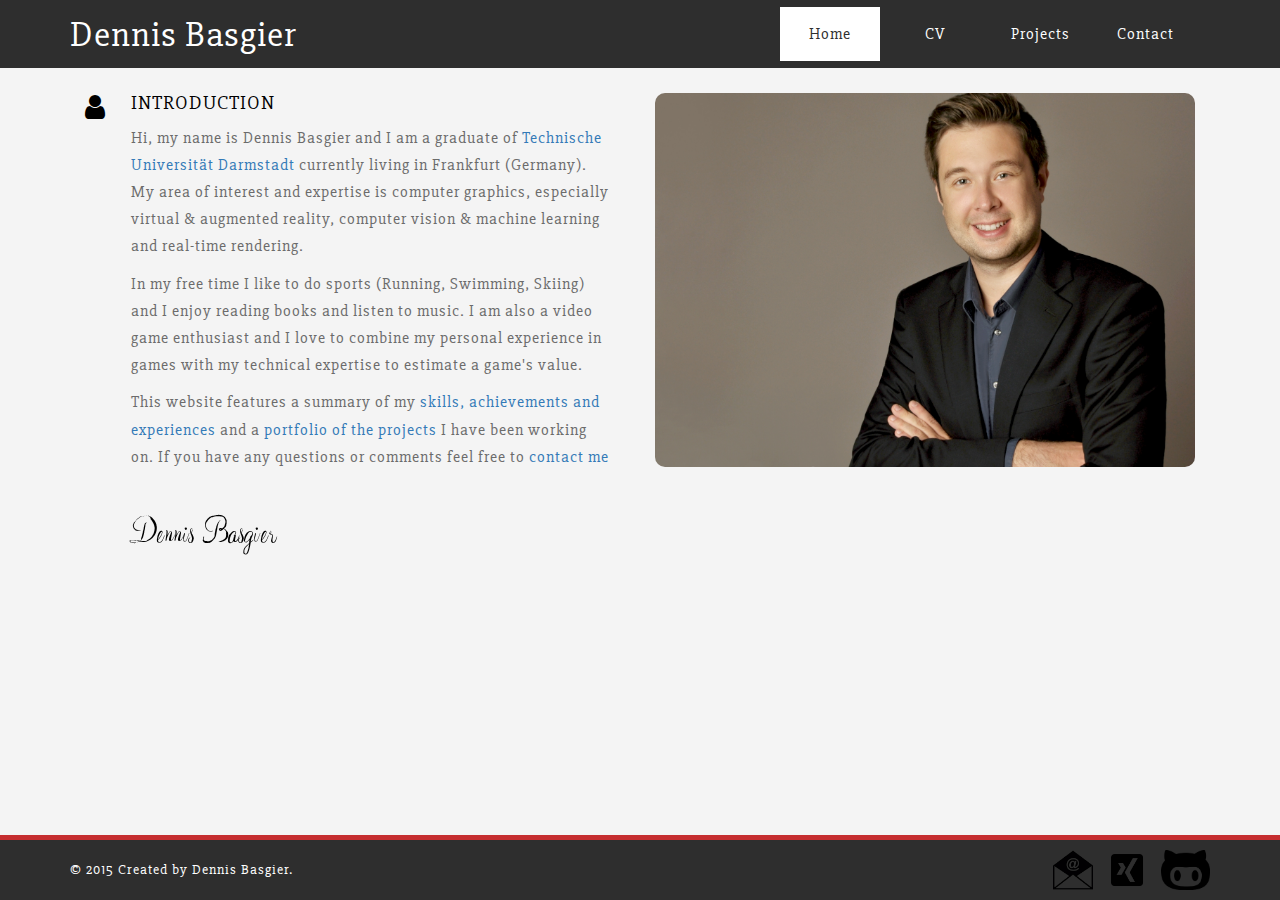
<file: Website/cvstrap/index.html>
<!DOCTYPE html>
<html lang="en">


<head>
    <meta charset="UTF-8">
    <meta name="viewport" content="width=device-width, initial-scale=1.0">

    <!-- ===========================
   THEME INFO
   =========================== -->
    <meta name="description"
          content="CV">
    <meta name="keywords"
          content="curriculum vitae, cv, Dennis Basgier">
    <meta name="author" content="Dennis Basgier">

    <!-- ===========================
    SITE TITLE
    =========================== -->
    <title>Dennis Basgier - Personal Web Portal</title>

    <!-- ===========================
    FAVICONS
    =========================== -->
    <link rel="icon" href="img/favicon.png">

    <!-- ===========================
    STYLESHEETS
    =========================== -->
    <link rel="stylesheet" href="bootstrap/css/bootstrap.css">
    <link rel="stylesheet" href="css/style.css">
    <!-- <link rel="stylesheet" href="css/responsive.css">-->

    <!-- ===========================
    FONTS & ICONS
    =========================== -->
    <link href='css/fonts.css?family=Kristi:300' rel='stylesheet' type='text/css'>
    <link href='https://fonts.googleapis.com/css?family=Slabo+27px' rel='stylesheet' type='text/css'>
    <link rel="stylesheet" href="https://maxcdn.bootstrapcdn.com/font-awesome/4.5.0/css/font-awesome.min.css">

    <!--[if IE]>
    <script src="https://cdn.jsdelivr.net/html5shiv/3.7.2/html5shiv.min.js"></script>
    <script src="https://cdn.jsdelivr.net/respond/1.4.2/respond.min.js"></script>
    <![endif]-->
</head>

<body>

<div id="wrap">
    <header id="header">
        <nav class="navbar navbar-inverse">
            <div class="container navbar-container">

                <!-- Brand and toggle get grouped for better mobile display -->
                <div class="navbar-header">
                    <a class="navbar-brand" href="#">Dennis Basgier</a></div>
                <button type="button" class="navbar-toggle" data-toggle="collapse"
                        data-target=".navbar-collapse">
                    <span class="sr-only">Toggle navigation</span>
                    <span class="icon-bar"></span>
                    <span class="icon-bar"></span>
                    <span class="icon-bar"></span>
                </button>


                <!-- Collect the nav links, forms, and other content for toggling -->
                <div class="collapse navbar-collapse" id="bs-example-navbar-collapse-1">

                    <ul class="nav navbar-nav">
                        <li class="active"><a href="index.html">Home</a></li>
                        <li><a href="cv.html">CV</a></li>
                        <li><a href="projects.html">Projects</a></li>
                        <li><a href="contact.html" class="last">Contact<span class="sr-only">(current)</span></a>
                        </li>
                    </ul>
                </div>
                <!-- /.navbar-collapse -->
            </div>
            <!-- /.container-fluid -->
        </nav>
    </header><!--/header-->

    <div id="main">
        <div id="padded-content">
            <div class="container">
                <div class="row-fluid">
                    <div class="span6">
                        <!-- ===========================
                        STATEMENT
                        ============================ -->
                        <div class="col-md-6 mainleft">
                            <div id="statement" class="row mobmid">
                                <div class="col-md-1">
                            <span class="secicon fa fa-user">
                                </div><!--icon end-->
                                <div class="col-md-11">
                                    <h3>Introduction</h3>
                                    <p>Hi, my name is Dennis Basgier and I am a graduate of <a target="_blank" href="http://www.tu-darmstadt.de/">Technische Universität Darmstadt</a> currently living in Frankfurt (Germany).
                                        My area of interest and expertise is computer graphics, especially virtual & augmented reality,
                                        computer vision & machine learning and real-time rendering.
                                    </p>

                                    <p>In my free time I like to do sports (Running, Swimming, Skiing) and I enjoy reading books and listen to music.
                                        I am also a video game enthusiast and I love to combine my personal experience in games with my technical expertise to estimate a game's value.
                                    </p>

                                    <p>This website features a summary of my <a href="cv.html">skills, achievements and experiences</a> and a <a href="projects.html">portfolio of the projects</a> I have been working on.
                                        If you have any questions or comments feel free to <a href="contact.html">contact me</a></p>
                                    <p class="signature">Dennis Basgier</p>
                                </div><!--info end-->
                            </div><!--personal statement end-->
                        </div><!--container end-->

                        <div class="col-md-6">
                            <img class="propic" src="img/Banner.jpg" alt="">
                        </div>
                    </div>
                </div>
            </div>
        </div>
    </div>
</div>
<!-- ===========================
FOOTER
=========================== -->
<footer class="footer">
    <div class="container">
        <div class="row vertical-align">
            <div class="col-sm-8 pull-left">
                &copy; 2015 Created by Dennis Basgier.
            </div>
            <div class="col-md-4 col-sm-4 text-right">
                <a href="contact.html"><img class="footer-image" src="img/Email_icon.png" title="Email"></span></a>
                <a target="_blank" href="https://www.xing.com/profile/Dennis_Basgier"><img class="footer-image" src="img/xing_icon.png" title="Xing"></span></a>
                <a target="_blank" href="https://github.com/ChozoMaster/Render_Chamber"><img class="footer-image" src="img/github_icon.png" title="Github"></span></a>
            </div>
        </div>
    </div>
</footer><!--/#footer-->
</body>

<!--necessary scripts and plugins-->
<script src="js/jquery.min.js"></script>
<script src="bootstrap/js/bootstrap.min.js"></script>
<!--<script src="js/jquery.nicescroll.min.js"></script>-->
<!--<script src="js/evenfly.js"></script>-->
</html>
</file>
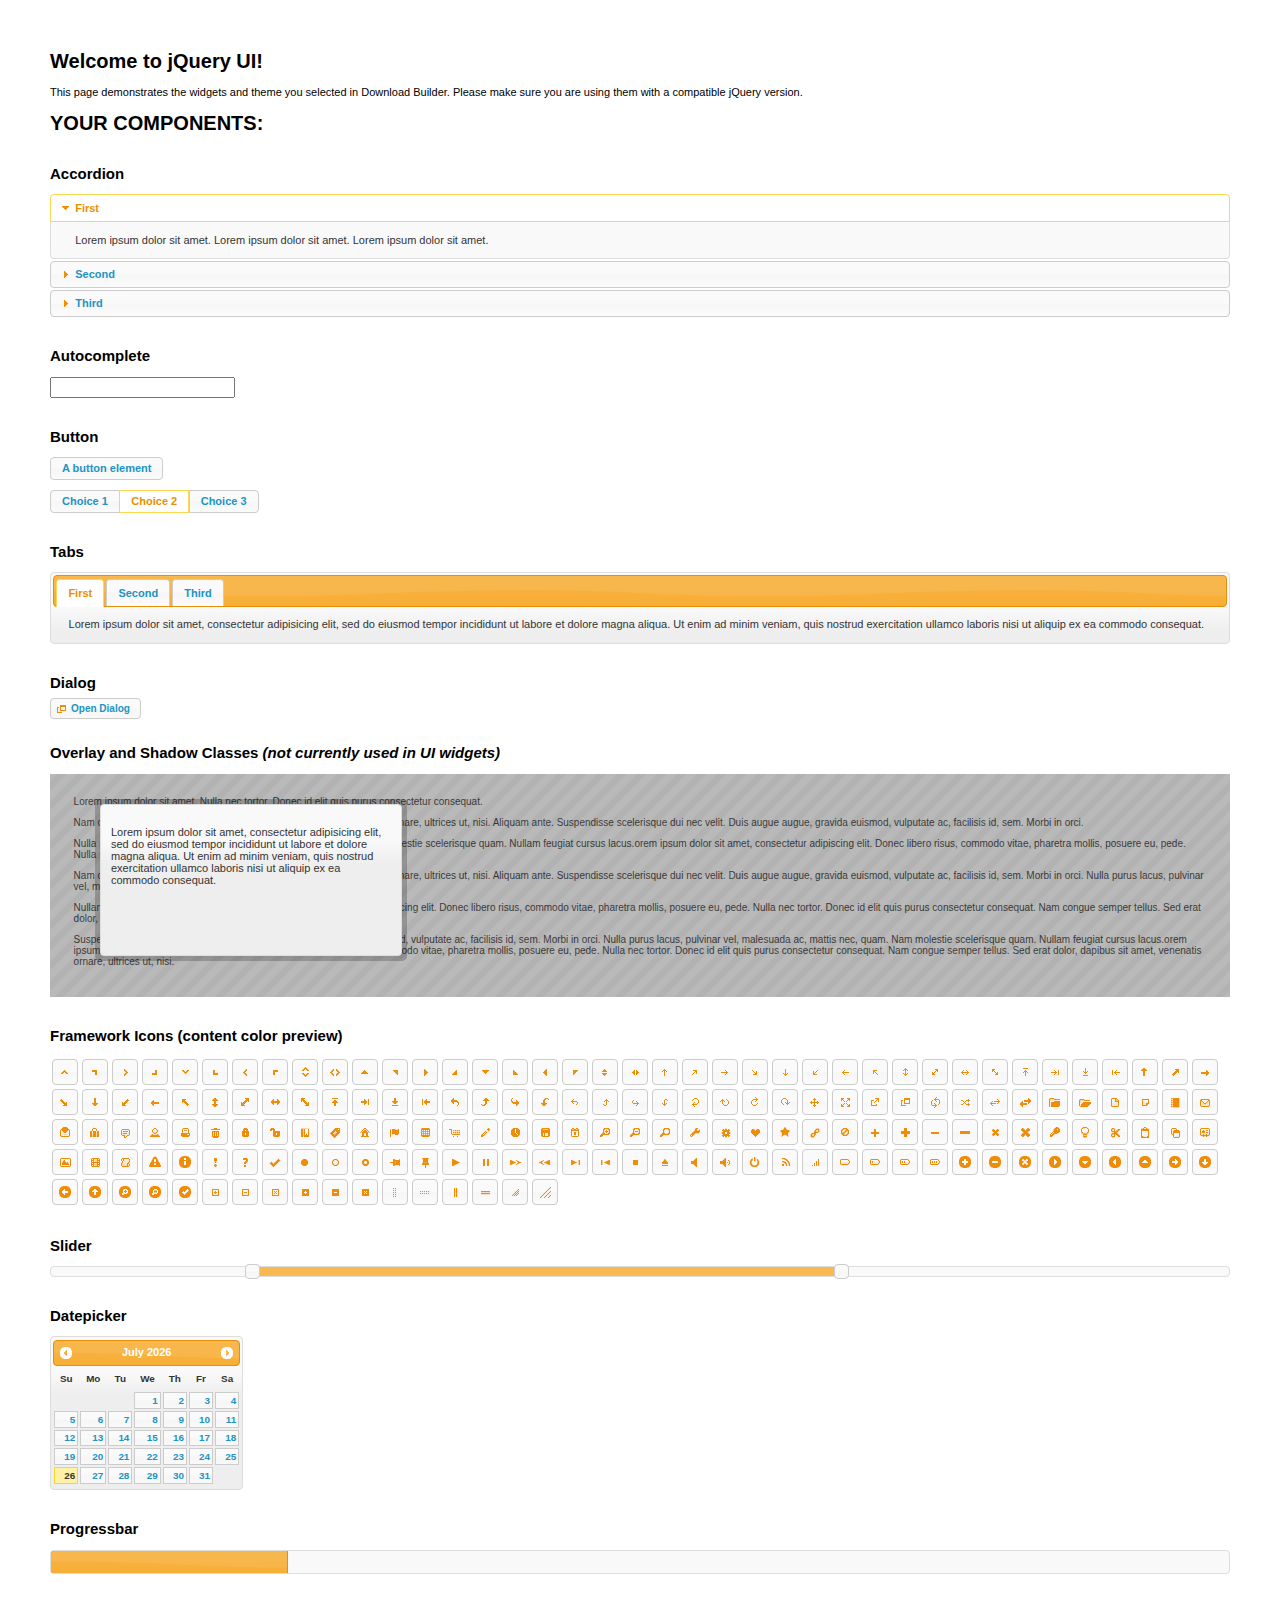
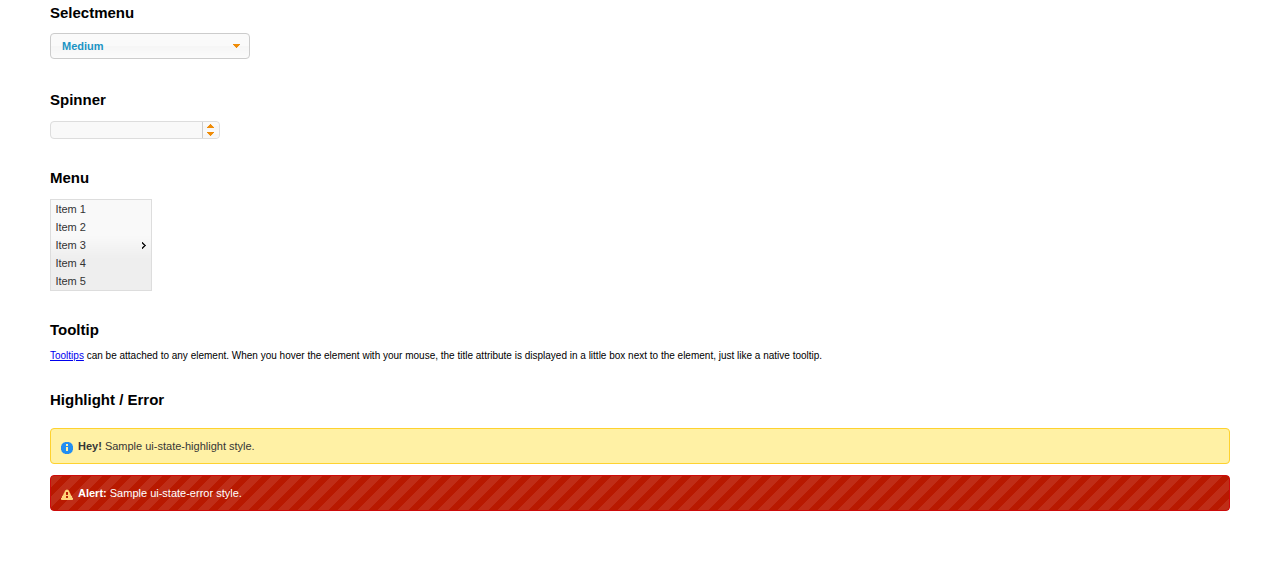
<file: Website/cvstrap/js/jquery-ui-1.11.4/index.html>
<!doctype html>
<html lang="us">
<head>
	<meta charset="utf-8">
	<title>jQuery UI Example Page</title>
	<link href="jquery-ui.css" rel="stylesheet">
	<style>
	body{
		font: 62.5% "Trebuchet MS", sans-serif;
		margin: 50px;
	}
	.demoHeaders {
		margin-top: 2em;
	}
	#dialog-link {
		padding: .4em 1em .4em 20px;
		text-decoration: none;
		position: relative;
	}
	#dialog-link span.ui-icon {
		margin: 0 5px 0 0;
		position: absolute;
		left: .2em;
		top: 50%;
		margin-top: -8px;
	}
	#icons {
		margin: 0;
		padding: 0;
	}
	#icons li {
		margin: 2px;
		position: relative;
		padding: 4px 0;
		cursor: pointer;
		float: left;
		list-style: none;
	}
	#icons span.ui-icon {
		float: left;
		margin: 0 4px;
	}
	.fakewindowcontain .ui-widget-overlay {
		position: absolute;
	}
	select {
		width: 200px;
	}
	</style>
</head>
<body>

<h1>Welcome to jQuery UI!</h1>

<div class="ui-widget">
	<p>This page demonstrates the widgets and theme you selected in Download Builder. Please make sure you are using them with a compatible jQuery version.</p>
</div>

<h1>YOUR COMPONENTS:</h1>


<!-- Accordion -->
<h2 class="demoHeaders">Accordion</h2>
<div id="accordion">
	<h3>First</h3>
	<div>Lorem ipsum dolor sit amet. Lorem ipsum dolor sit amet. Lorem ipsum dolor sit amet.</div>
	<h3>Second</h3>
	<div>Phasellus mattis tincidunt nibh.</div>
	<h3>Third</h3>
	<div>Nam dui erat, auctor a, dignissim quis.</div>
</div>



<!-- Autocomplete -->
<h2 class="demoHeaders">Autocomplete</h2>
<div>
	<input id="autocomplete" title="type &quot;a&quot;">
</div>



<!-- Button -->
<h2 class="demoHeaders">Button</h2>
<button id="button">A button element</button>
<form style="margin-top: 1em;">
	<div id="radioset">
		<input type="radio" id="radio1" name="radio"><label for="radio1">Choice 1</label>
		<input type="radio" id="radio2" name="radio" checked="checked"><label for="radio2">Choice 2</label>
		<input type="radio" id="radio3" name="radio"><label for="radio3">Choice 3</label>
	</div>
</form>



<!-- Tabs -->
<h2 class="demoHeaders">Tabs</h2>
<div id="tabs">
	<ul>
		<li><a href="#tabs-1">First</a></li>
		<li><a href="#tabs-2">Second</a></li>
		<li><a href="#tabs-3">Third</a></li>
	</ul>
	<div id="tabs-1">Lorem ipsum dolor sit amet, consectetur adipisicing elit, sed do eiusmod tempor incididunt ut labore et dolore magna aliqua. Ut enim ad minim veniam, quis nostrud exercitation ullamco laboris nisi ut aliquip ex ea commodo consequat.</div>
	<div id="tabs-2">Phasellus mattis tincidunt nibh. Cras orci urna, blandit id, pretium vel, aliquet ornare, felis. Maecenas scelerisque sem non nisl. Fusce sed lorem in enim dictum bibendum.</div>
	<div id="tabs-3">Nam dui erat, auctor a, dignissim quis, sollicitudin eu, felis. Pellentesque nisi urna, interdum eget, sagittis et, consequat vestibulum, lacus. Mauris porttitor ullamcorper augue.</div>
</div>



<!-- Dialog NOTE: Dialog is not generated by UI in this demo so it can be visually styled in themeroller-->
<h2 class="demoHeaders">Dialog</h2>
<p><a href="#" id="dialog-link" class="ui-state-default ui-corner-all"><span class="ui-icon ui-icon-newwin"></span>Open Dialog</a></p>

<h2 class="demoHeaders">Overlay and Shadow Classes <em>(not currently used in UI widgets)</em></h2>
<div style="position: relative; width: 96%; height: 200px; padding:1% 2%; overflow:hidden;" class="fakewindowcontain">
	<p>Lorem ipsum dolor sit amet,  Nulla nec tortor. Donec id elit quis purus consectetur consequat. </p><p>Nam congue semper tellus. Sed erat dolor, dapibus sit amet, venenatis ornare, ultrices ut, nisi. Aliquam ante. Suspendisse scelerisque dui nec velit. Duis augue augue, gravida euismod, vulputate ac, facilisis id, sem. Morbi in orci. </p><p>Nulla purus lacus, pulvinar vel, malesuada ac, mattis nec, quam. Nam molestie scelerisque quam. Nullam feugiat cursus lacus.orem ipsum dolor sit amet, consectetur adipiscing elit. Donec libero risus, commodo vitae, pharetra mollis, posuere eu, pede. Nulla nec tortor. Donec id elit quis purus consectetur consequat. </p><p>Nam congue semper tellus. Sed erat dolor, dapibus sit amet, venenatis ornare, ultrices ut, nisi. Aliquam ante. Suspendisse scelerisque dui nec velit. Duis augue augue, gravida euismod, vulputate ac, facilisis id, sem. Morbi in orci. Nulla purus lacus, pulvinar vel, malesuada ac, mattis nec, quam. Nam molestie scelerisque quam. </p><p>Nullam feugiat cursus lacus.orem ipsum dolor sit amet, consectetur adipiscing elit. Donec libero risus, commodo vitae, pharetra mollis, posuere eu, pede. Nulla nec tortor. Donec id elit quis purus consectetur consequat. Nam congue semper tellus. Sed erat dolor, dapibus sit amet, venenatis ornare, ultrices ut, nisi. Aliquam ante. </p><p>Suspendisse scelerisque dui nec velit. Duis augue augue, gravida euismod, vulputate ac, facilisis id, sem. Morbi in orci. Nulla purus lacus, pulvinar vel, malesuada ac, mattis nec, quam. Nam molestie scelerisque quam. Nullam feugiat cursus lacus.orem ipsum dolor sit amet, consectetur adipiscing elit. Donec libero risus, commodo vitae, pharetra mollis, posuere eu, pede. Nulla nec tortor. Donec id elit quis purus consectetur consequat. Nam congue semper tellus. Sed erat dolor, dapibus sit amet, venenatis ornare, ultrices ut, nisi. </p>

	<!-- ui-dialog -->
	<div class="ui-overlay"><div class="ui-widget-overlay"></div><div class="ui-widget-shadow ui-corner-all" style="width: 302px; height: 152px; position: absolute; left: 50px; top: 30px;"></div></div>
	<div style="position: absolute; width: 280px; height: 130px;left: 50px; top: 30px; padding: 10px;" class="ui-widget ui-widget-content ui-corner-all">
		<div class="ui-dialog-content ui-widget-content" style="background: none; border: 0;">
			<p>Lorem ipsum dolor sit amet, consectetur adipisicing elit, sed do eiusmod tempor incididunt ut labore et dolore magna aliqua. Ut enim ad minim veniam, quis nostrud exercitation ullamco laboris nisi ut aliquip ex ea commodo consequat.</p>
		</div>
	</div>

</div>

<!-- ui-dialog -->
<div id="dialog" title="Dialog Title">
	<p>Lorem ipsum dolor sit amet, consectetur adipisicing elit, sed do eiusmod tempor incididunt ut labore et dolore magna aliqua. Ut enim ad minim veniam, quis nostrud exercitation ullamco laboris nisi ut aliquip ex ea commodo consequat.</p>
</div>



<h2 class="demoHeaders">Framework Icons (content color preview)</h2>
<ul id="icons" class="ui-widget ui-helper-clearfix">
	<li class="ui-state-default ui-corner-all" title=".ui-icon-carat-1-n"><span class="ui-icon ui-icon-carat-1-n"></span></li>
	<li class="ui-state-default ui-corner-all" title=".ui-icon-carat-1-ne"><span class="ui-icon ui-icon-carat-1-ne"></span></li>
	<li class="ui-state-default ui-corner-all" title=".ui-icon-carat-1-e"><span class="ui-icon ui-icon-carat-1-e"></span></li>
	<li class="ui-state-default ui-corner-all" title=".ui-icon-carat-1-se"><span class="ui-icon ui-icon-carat-1-se"></span></li>
	<li class="ui-state-default ui-corner-all" title=".ui-icon-carat-1-s"><span class="ui-icon ui-icon-carat-1-s"></span></li>
	<li class="ui-state-default ui-corner-all" title=".ui-icon-carat-1-sw"><span class="ui-icon ui-icon-carat-1-sw"></span></li>
	<li class="ui-state-default ui-corner-all" title=".ui-icon-carat-1-w"><span class="ui-icon ui-icon-carat-1-w"></span></li>
	<li class="ui-state-default ui-corner-all" title=".ui-icon-carat-1-nw"><span class="ui-icon ui-icon-carat-1-nw"></span></li>
	<li class="ui-state-default ui-corner-all" title=".ui-icon-carat-2-n-s"><span class="ui-icon ui-icon-carat-2-n-s"></span></li>
	<li class="ui-state-default ui-corner-all" title=".ui-icon-carat-2-e-w"><span class="ui-icon ui-icon-carat-2-e-w"></span></li>
	<li class="ui-state-default ui-corner-all" title=".ui-icon-triangle-1-n"><span class="ui-icon ui-icon-triangle-1-n"></span></li>
	<li class="ui-state-default ui-corner-all" title=".ui-icon-triangle-1-ne"><span class="ui-icon ui-icon-triangle-1-ne"></span></li>
	<li class="ui-state-default ui-corner-all" title=".ui-icon-triangle-1-e"><span class="ui-icon ui-icon-triangle-1-e"></span></li>
	<li class="ui-state-default ui-corner-all" title=".ui-icon-triangle-1-se"><span class="ui-icon ui-icon-triangle-1-se"></span></li>
	<li class="ui-state-default ui-corner-all" title=".ui-icon-triangle-1-s"><span class="ui-icon ui-icon-triangle-1-s"></span></li>
	<li class="ui-state-default ui-corner-all" title=".ui-icon-triangle-1-sw"><span class="ui-icon ui-icon-triangle-1-sw"></span></li>
	<li class="ui-state-default ui-corner-all" title=".ui-icon-triangle-1-w"><span class="ui-icon ui-icon-triangle-1-w"></span></li>
	<li class="ui-state-default ui-corner-all" title=".ui-icon-triangle-1-nw"><span class="ui-icon ui-icon-triangle-1-nw"></span></li>
	<li class="ui-state-default ui-corner-all" title=".ui-icon-triangle-2-n-s"><span class="ui-icon ui-icon-triangle-2-n-s"></span></li>
	<li class="ui-state-default ui-corner-all" title=".ui-icon-triangle-2-e-w"><span class="ui-icon ui-icon-triangle-2-e-w"></span></li>
	<li class="ui-state-default ui-corner-all" title=".ui-icon-arrow-1-n"><span class="ui-icon ui-icon-arrow-1-n"></span></li>
	<li class="ui-state-default ui-corner-all" title=".ui-icon-arrow-1-ne"><span class="ui-icon ui-icon-arrow-1-ne"></span></li>
	<li class="ui-state-default ui-corner-all" title=".ui-icon-arrow-1-e"><span class="ui-icon ui-icon-arrow-1-e"></span></li>
	<li class="ui-state-default ui-corner-all" title=".ui-icon-arrow-1-se"><span class="ui-icon ui-icon-arrow-1-se"></span></li>
	<li class="ui-state-default ui-corner-all" title=".ui-icon-arrow-1-s"><span class="ui-icon ui-icon-arrow-1-s"></span></li>
	<li class="ui-state-default ui-corner-all" title=".ui-icon-arrow-1-sw"><span class="ui-icon ui-icon-arrow-1-sw"></span></li>
	<li class="ui-state-default ui-corner-all" title=".ui-icon-arrow-1-w"><span class="ui-icon ui-icon-arrow-1-w"></span></li>
	<li class="ui-state-default ui-corner-all" title=".ui-icon-arrow-1-nw"><span class="ui-icon ui-icon-arrow-1-nw"></span></li>
	<li class="ui-state-default ui-corner-all" title=".ui-icon-arrow-2-n-s"><span class="ui-icon ui-icon-arrow-2-n-s"></span></li>
	<li class="ui-state-default ui-corner-all" title=".ui-icon-arrow-2-ne-sw"><span class="ui-icon ui-icon-arrow-2-ne-sw"></span></li>
	<li class="ui-state-default ui-corner-all" title=".ui-icon-arrow-2-e-w"><span class="ui-icon ui-icon-arrow-2-e-w"></span></li>
	<li class="ui-state-default ui-corner-all" title=".ui-icon-arrow-2-se-nw"><span class="ui-icon ui-icon-arrow-2-se-nw"></span></li>
	<li class="ui-state-default ui-corner-all" title=".ui-icon-arrowstop-1-n"><span class="ui-icon ui-icon-arrowstop-1-n"></span></li>
	<li class="ui-state-default ui-corner-all" title=".ui-icon-arrowstop-1-e"><span class="ui-icon ui-icon-arrowstop-1-e"></span></li>
	<li class="ui-state-default ui-corner-all" title=".ui-icon-arrowstop-1-s"><span class="ui-icon ui-icon-arrowstop-1-s"></span></li>
	<li class="ui-state-default ui-corner-all" title=".ui-icon-arrowstop-1-w"><span class="ui-icon ui-icon-arrowstop-1-w"></span></li>
	<li class="ui-state-default ui-corner-all" title=".ui-icon-arrowthick-1-n"><span class="ui-icon ui-icon-arrowthick-1-n"></span></li>
	<li class="ui-state-default ui-corner-all" title=".ui-icon-arrowthick-1-ne"><span class="ui-icon ui-icon-arrowthick-1-ne"></span></li>
	<li class="ui-state-default ui-corner-all" title=".ui-icon-arrowthick-1-e"><span class="ui-icon ui-icon-arrowthick-1-e"></span></li>
	<li class="ui-state-default ui-corner-all" title=".ui-icon-arrowthick-1-se"><span class="ui-icon ui-icon-arrowthick-1-se"></span></li>
	<li class="ui-state-default ui-corner-all" title=".ui-icon-arrowthick-1-s"><span class="ui-icon ui-icon-arrowthick-1-s"></span></li>
	<li class="ui-state-default ui-corner-all" title=".ui-icon-arrowthick-1-sw"><span class="ui-icon ui-icon-arrowthick-1-sw"></span></li>
	<li class="ui-state-default ui-corner-all" title=".ui-icon-arrowthick-1-w"><span class="ui-icon ui-icon-arrowthick-1-w"></span></li>
	<li class="ui-state-default ui-corner-all" title=".ui-icon-arrowthick-1-nw"><span class="ui-icon ui-icon-arrowthick-1-nw"></span></li>
	<li class="ui-state-default ui-corner-all" title=".ui-icon-arrowthick-2-n-s"><span class="ui-icon ui-icon-arrowthick-2-n-s"></span></li>
	<li class="ui-state-default ui-corner-all" title=".ui-icon-arrowthick-2-ne-sw"><span class="ui-icon ui-icon-arrowthick-2-ne-sw"></span></li>
	<li class="ui-state-default ui-corner-all" title=".ui-icon-arrowthick-2-e-w"><span class="ui-icon ui-icon-arrowthick-2-e-w"></span></li>
	<li class="ui-state-default ui-corner-all" title=".ui-icon-arrowthick-2-se-nw"><span class="ui-icon ui-icon-arrowthick-2-se-nw"></span></li>
	<li class="ui-state-default ui-corner-all" title=".ui-icon-arrowthickstop-1-n"><span class="ui-icon ui-icon-arrowthickstop-1-n"></span></li>
	<li class="ui-state-default ui-corner-all" title=".ui-icon-arrowthickstop-1-e"><span class="ui-icon ui-icon-arrowthickstop-1-e"></span></li>
	<li class="ui-state-default ui-corner-all" title=".ui-icon-arrowthickstop-1-s"><span class="ui-icon ui-icon-arrowthickstop-1-s"></span></li>
	<li class="ui-state-default ui-corner-all" title=".ui-icon-arrowthickstop-1-w"><span class="ui-icon ui-icon-arrowthickstop-1-w"></span></li>
	<li class="ui-state-default ui-corner-all" title=".ui-icon-arrowreturnthick-1-w"><span class="ui-icon ui-icon-arrowreturnthick-1-w"></span></li>
	<li class="ui-state-default ui-corner-all" title=".ui-icon-arrowreturnthick-1-n"><span class="ui-icon ui-icon-arrowreturnthick-1-n"></span></li>
	<li class="ui-state-default ui-corner-all" title=".ui-icon-arrowreturnthick-1-e"><span class="ui-icon ui-icon-arrowreturnthick-1-e"></span></li>
	<li class="ui-state-default ui-corner-all" title=".ui-icon-arrowreturnthick-1-s"><span class="ui-icon ui-icon-arrowreturnthick-1-s"></span></li>
	<li class="ui-state-default ui-corner-all" title=".ui-icon-arrowreturn-1-w"><span class="ui-icon ui-icon-arrowreturn-1-w"></span></li>
	<li class="ui-state-default ui-corner-all" title=".ui-icon-arrowreturn-1-n"><span class="ui-icon ui-icon-arrowreturn-1-n"></span></li>
	<li class="ui-state-default ui-corner-all" title=".ui-icon-arrowreturn-1-e"><span class="ui-icon ui-icon-arrowreturn-1-e"></span></li>
	<li class="ui-state-default ui-corner-all" title=".ui-icon-arrowreturn-1-s"><span class="ui-icon ui-icon-arrowreturn-1-s"></span></li>
	<li class="ui-state-default ui-corner-all" title=".ui-icon-arrowrefresh-1-w"><span class="ui-icon ui-icon-arrowrefresh-1-w"></span></li>
	<li class="ui-state-default ui-corner-all" title=".ui-icon-arrowrefresh-1-n"><span class="ui-icon ui-icon-arrowrefresh-1-n"></span></li>
	<li class="ui-state-default ui-corner-all" title=".ui-icon-arrowrefresh-1-e"><span class="ui-icon ui-icon-arrowrefresh-1-e"></span></li>
	<li class="ui-state-default ui-corner-all" title=".ui-icon-arrowrefresh-1-s"><span class="ui-icon ui-icon-arrowrefresh-1-s"></span></li>
	<li class="ui-state-default ui-corner-all" title=".ui-icon-arrow-4"><span class="ui-icon ui-icon-arrow-4"></span></li>
	<li class="ui-state-default ui-corner-all" title=".ui-icon-arrow-4-diag"><span class="ui-icon ui-icon-arrow-4-diag"></span></li>
	<li class="ui-state-default ui-corner-all" title=".ui-icon-extlink"><span class="ui-icon ui-icon-extlink"></span></li>
	<li class="ui-state-default ui-corner-all" title=".ui-icon-newwin"><span class="ui-icon ui-icon-newwin"></span></li>
	<li class="ui-state-default ui-corner-all" title=".ui-icon-refresh"><span class="ui-icon ui-icon-refresh"></span></li>
	<li class="ui-state-default ui-corner-all" title=".ui-icon-shuffle"><span class="ui-icon ui-icon-shuffle"></span></li>
	<li class="ui-state-default ui-corner-all" title=".ui-icon-transfer-e-w"><span class="ui-icon ui-icon-transfer-e-w"></span></li>
	<li class="ui-state-default ui-corner-all" title=".ui-icon-transferthick-e-w"><span class="ui-icon ui-icon-transferthick-e-w"></span></li>
	<li class="ui-state-default ui-corner-all" title=".ui-icon-folder-collapsed"><span class="ui-icon ui-icon-folder-collapsed"></span></li>
	<li class="ui-state-default ui-corner-all" title=".ui-icon-folder-open"><span class="ui-icon ui-icon-folder-open"></span></li>
	<li class="ui-state-default ui-corner-all" title=".ui-icon-document"><span class="ui-icon ui-icon-document"></span></li>
	<li class="ui-state-default ui-corner-all" title=".ui-icon-document-b"><span class="ui-icon ui-icon-document-b"></span></li>
	<li class="ui-state-default ui-corner-all" title=".ui-icon-note"><span class="ui-icon ui-icon-note"></span></li>
	<li class="ui-state-default ui-corner-all" title=".ui-icon-mail-closed"><span class="ui-icon ui-icon-mail-closed"></span></li>
	<li class="ui-state-default ui-corner-all" title=".ui-icon-mail-open"><span class="ui-icon ui-icon-mail-open"></span></li>
	<li class="ui-state-default ui-corner-all" title=".ui-icon-suitcase"><span class="ui-icon ui-icon-suitcase"></span></li>
	<li class="ui-state-default ui-corner-all" title=".ui-icon-comment"><span class="ui-icon ui-icon-comment"></span></li>
	<li class="ui-state-default ui-corner-all" title=".ui-icon-person"><span class="ui-icon ui-icon-person"></span></li>
	<li class="ui-state-default ui-corner-all" title=".ui-icon-print"><span class="ui-icon ui-icon-print"></span></li>
	<li class="ui-state-default ui-corner-all" title=".ui-icon-trash"><span class="ui-icon ui-icon-trash"></span></li>
	<li class="ui-state-default ui-corner-all" title=".ui-icon-locked"><span class="ui-icon ui-icon-locked"></span></li>
	<li class="ui-state-default ui-corner-all" title=".ui-icon-unlocked"><span class="ui-icon ui-icon-unlocked"></span></li>
	<li class="ui-state-default ui-corner-all" title=".ui-icon-bookmark"><span class="ui-icon ui-icon-bookmark"></span></li>
	<li class="ui-state-default ui-corner-all" title=".ui-icon-tag"><span class="ui-icon ui-icon-tag"></span></li>
	<li class="ui-state-default ui-corner-all" title=".ui-icon-home"><span class="ui-icon ui-icon-home"></span></li>
	<li class="ui-state-default ui-corner-all" title=".ui-icon-flag"><span class="ui-icon ui-icon-flag"></span></li>
	<li class="ui-state-default ui-corner-all" title=".ui-icon-calculator"><span class="ui-icon ui-icon-calculator"></span></li>
	<li class="ui-state-default ui-corner-all" title=".ui-icon-cart"><span class="ui-icon ui-icon-cart"></span></li>
	<li class="ui-state-default ui-corner-all" title=".ui-icon-pencil"><span class="ui-icon ui-icon-pencil"></span></li>
	<li class="ui-state-default ui-corner-all" title=".ui-icon-clock"><span class="ui-icon ui-icon-clock"></span></li>
	<li class="ui-state-default ui-corner-all" title=".ui-icon-disk"><span class="ui-icon ui-icon-disk"></span></li>
	<li class="ui-state-default ui-corner-all" title=".ui-icon-calendar"><span class="ui-icon ui-icon-calendar"></span></li>
	<li class="ui-state-default ui-corner-all" title=".ui-icon-zoomin"><span class="ui-icon ui-icon-zoomin"></span></li>
	<li class="ui-state-default ui-corner-all" title=".ui-icon-zoomout"><span class="ui-icon ui-icon-zoomout"></span></li>
	<li class="ui-state-default ui-corner-all" title=".ui-icon-search"><span class="ui-icon ui-icon-search"></span></li>
	<li class="ui-state-default ui-corner-all" title=".ui-icon-wrench"><span class="ui-icon ui-icon-wrench"></span></li>
	<li class="ui-state-default ui-corner-all" title=".ui-icon-gear"><span class="ui-icon ui-icon-gear"></span></li>
	<li class="ui-state-default ui-corner-all" title=".ui-icon-heart"><span class="ui-icon ui-icon-heart"></span></li>
	<li class="ui-state-default ui-corner-all" title=".ui-icon-star"><span class="ui-icon ui-icon-star"></span></li>
	<li class="ui-state-default ui-corner-all" title=".ui-icon-link"><span class="ui-icon ui-icon-link"></span></li>
	<li class="ui-state-default ui-corner-all" title=".ui-icon-cancel"><span class="ui-icon ui-icon-cancel"></span></li>
	<li class="ui-state-default ui-corner-all" title=".ui-icon-plus"><span class="ui-icon ui-icon-plus"></span></li>
	<li class="ui-state-default ui-corner-all" title=".ui-icon-plusthick"><span class="ui-icon ui-icon-plusthick"></span></li>
	<li class="ui-state-default ui-corner-all" title=".ui-icon-minus"><span class="ui-icon ui-icon-minus"></span></li>
	<li class="ui-state-default ui-corner-all" title=".ui-icon-minusthick"><span class="ui-icon ui-icon-minusthick"></span></li>
	<li class="ui-state-default ui-corner-all" title=".ui-icon-close"><span class="ui-icon ui-icon-close"></span></li>
	<li class="ui-state-default ui-corner-all" title=".ui-icon-closethick"><span class="ui-icon ui-icon-closethick"></span></li>
	<li class="ui-state-default ui-corner-all" title=".ui-icon-key"><span class="ui-icon ui-icon-key"></span></li>
	<li class="ui-state-default ui-corner-all" title=".ui-icon-lightbulb"><span class="ui-icon ui-icon-lightbulb"></span></li>
	<li class="ui-state-default ui-corner-all" title=".ui-icon-scissors"><span class="ui-icon ui-icon-scissors"></span></li>
	<li class="ui-state-default ui-corner-all" title=".ui-icon-clipboard"><span class="ui-icon ui-icon-clipboard"></span></li>
	<li class="ui-state-default ui-corner-all" title=".ui-icon-copy"><span class="ui-icon ui-icon-copy"></span></li>
	<li class="ui-state-default ui-corner-all" title=".ui-icon-contact"><span class="ui-icon ui-icon-contact"></span></li>
	<li class="ui-state-default ui-corner-all" title=".ui-icon-image"><span class="ui-icon ui-icon-image"></span></li>
	<li class="ui-state-default ui-corner-all" title=".ui-icon-video"><span class="ui-icon ui-icon-video"></span></li>
	<li class="ui-state-default ui-corner-all" title=".ui-icon-script"><span class="ui-icon ui-icon-script"></span></li>
	<li class="ui-state-default ui-corner-all" title=".ui-icon-alert"><span class="ui-icon ui-icon-alert"></span></li>
	<li class="ui-state-default ui-corner-all" title=".ui-icon-info"><span class="ui-icon ui-icon-info"></span></li>
	<li class="ui-state-default ui-corner-all" title=".ui-icon-notice"><span class="ui-icon ui-icon-notice"></span></li>
	<li class="ui-state-default ui-corner-all" title=".ui-icon-help"><span class="ui-icon ui-icon-help"></span></li>
	<li class="ui-state-default ui-corner-all" title=".ui-icon-check"><span class="ui-icon ui-icon-check"></span></li>
	<li class="ui-state-default ui-corner-all" title=".ui-icon-bullet"><span class="ui-icon ui-icon-bullet"></span></li>
	<li class="ui-state-default ui-corner-all" title=".ui-icon-radio-off"><span class="ui-icon ui-icon-radio-off"></span></li>
	<li class="ui-state-default ui-corner-all" title=".ui-icon-radio-on"><span class="ui-icon ui-icon-radio-on"></span></li>
	<li class="ui-state-default ui-corner-all" title=".ui-icon-pin-w"><span class="ui-icon ui-icon-pin-w"></span></li>
	<li class="ui-state-default ui-corner-all" title=".ui-icon-pin-s"><span class="ui-icon ui-icon-pin-s"></span></li>
	<li class="ui-state-default ui-corner-all" title=".ui-icon-play"><span class="ui-icon ui-icon-play"></span></li>
	<li class="ui-state-default ui-corner-all" title=".ui-icon-pause"><span class="ui-icon ui-icon-pause"></span></li>
	<li class="ui-state-default ui-corner-all" title=".ui-icon-seek-next"><span class="ui-icon ui-icon-seek-next"></span></li>
	<li class="ui-state-default ui-corner-all" title=".ui-icon-seek-prev"><span class="ui-icon ui-icon-seek-prev"></span></li>
	<li class="ui-state-default ui-corner-all" title=".ui-icon-seek-end"><span class="ui-icon ui-icon-seek-end"></span></li>
	<li class="ui-state-default ui-corner-all" title=".ui-icon-seek-first"><span class="ui-icon ui-icon-seek-first"></span></li>
	<li class="ui-state-default ui-corner-all" title=".ui-icon-stop"><span class="ui-icon ui-icon-stop"></span></li>
	<li class="ui-state-default ui-corner-all" title=".ui-icon-eject"><span class="ui-icon ui-icon-eject"></span></li>
	<li class="ui-state-default ui-corner-all" title=".ui-icon-volume-off"><span class="ui-icon ui-icon-volume-off"></span></li>
	<li class="ui-state-default ui-corner-all" title=".ui-icon-volume-on"><span class="ui-icon ui-icon-volume-on"></span></li>
	<li class="ui-state-default ui-corner-all" title=".ui-icon-power"><span class="ui-icon ui-icon-power"></span></li>
	<li class="ui-state-default ui-corner-all" title=".ui-icon-signal-diag"><span class="ui-icon ui-icon-signal-diag"></span></li>
	<li class="ui-state-default ui-corner-all" title=".ui-icon-signal"><span class="ui-icon ui-icon-signal"></span></li>
	<li class="ui-state-default ui-corner-all" title=".ui-icon-battery-0"><span class="ui-icon ui-icon-battery-0"></span></li>
	<li class="ui-state-default ui-corner-all" title=".ui-icon-battery-1"><span class="ui-icon ui-icon-battery-1"></span></li>
	<li class="ui-state-default ui-corner-all" title=".ui-icon-battery-2"><span class="ui-icon ui-icon-battery-2"></span></li>
	<li class="ui-state-default ui-corner-all" title=".ui-icon-battery-3"><span class="ui-icon ui-icon-battery-3"></span></li>
	<li class="ui-state-default ui-corner-all" title=".ui-icon-circle-plus"><span class="ui-icon ui-icon-circle-plus"></span></li>
	<li class="ui-state-default ui-corner-all" title=".ui-icon-circle-minus"><span class="ui-icon ui-icon-circle-minus"></span></li>
	<li class="ui-state-default ui-corner-all" title=".ui-icon-circle-close"><span class="ui-icon ui-icon-circle-close"></span></li>
	<li class="ui-state-default ui-corner-all" title=".ui-icon-circle-triangle-e"><span class="ui-icon ui-icon-circle-triangle-e"></span></li>
	<li class="ui-state-default ui-corner-all" title=".ui-icon-circle-triangle-s"><span class="ui-icon ui-icon-circle-triangle-s"></span></li>
	<li class="ui-state-default ui-corner-all" title=".ui-icon-circle-triangle-w"><span class="ui-icon ui-icon-circle-triangle-w"></span></li>
	<li class="ui-state-default ui-corner-all" title=".ui-icon-circle-triangle-n"><span class="ui-icon ui-icon-circle-triangle-n"></span></li>
	<li class="ui-state-default ui-corner-all" title=".ui-icon-circle-arrow-e"><span class="ui-icon ui-icon-circle-arrow-e"></span></li>
	<li class="ui-state-default ui-corner-all" title=".ui-icon-circle-arrow-s"><span class="ui-icon ui-icon-circle-arrow-s"></span></li>
	<li class="ui-state-default ui-corner-all" title=".ui-icon-circle-arrow-w"><span class="ui-icon ui-icon-circle-arrow-w"></span></li>
	<li class="ui-state-default ui-corner-all" title=".ui-icon-circle-arrow-n"><span class="ui-icon ui-icon-circle-arrow-n"></span></li>
	<li class="ui-state-default ui-corner-all" title=".ui-icon-circle-zoomin"><span class="ui-icon ui-icon-circle-zoomin"></span></li>
	<li class="ui-state-default ui-corner-all" title=".ui-icon-circle-zoomout"><span class="ui-icon ui-icon-circle-zoomout"></span></li>
	<li class="ui-state-default ui-corner-all" title=".ui-icon-circle-check"><span class="ui-icon ui-icon-circle-check"></span></li>
	<li class="ui-state-default ui-corner-all" title=".ui-icon-circlesmall-plus"><span class="ui-icon ui-icon-circlesmall-plus"></span></li>
	<li class="ui-state-default ui-corner-all" title=".ui-icon-circlesmall-minus"><span class="ui-icon ui-icon-circlesmall-minus"></span></li>
	<li class="ui-state-default ui-corner-all" title=".ui-icon-circlesmall-close"><span class="ui-icon ui-icon-circlesmall-close"></span></li>
	<li class="ui-state-default ui-corner-all" title=".ui-icon-squaresmall-plus"><span class="ui-icon ui-icon-squaresmall-plus"></span></li>
	<li class="ui-state-default ui-corner-all" title=".ui-icon-squaresmall-minus"><span class="ui-icon ui-icon-squaresmall-minus"></span></li>
	<li class="ui-state-default ui-corner-all" title=".ui-icon-squaresmall-close"><span class="ui-icon ui-icon-squaresmall-close"></span></li>
	<li class="ui-state-default ui-corner-all" title=".ui-icon-grip-dotted-vertical"><span class="ui-icon ui-icon-grip-dotted-vertical"></span></li>
	<li class="ui-state-default ui-corner-all" title=".ui-icon-grip-dotted-horizontal"><span class="ui-icon ui-icon-grip-dotted-horizontal"></span></li>
	<li class="ui-state-default ui-corner-all" title=".ui-icon-grip-solid-vertical"><span class="ui-icon ui-icon-grip-solid-vertical"></span></li>
	<li class="ui-state-default ui-corner-all" title=".ui-icon-grip-solid-horizontal"><span class="ui-icon ui-icon-grip-solid-horizontal"></span></li>
	<li class="ui-state-default ui-corner-all" title=".ui-icon-gripsmall-diagonal-se"><span class="ui-icon ui-icon-gripsmall-diagonal-se"></span></li>
	<li class="ui-state-default ui-corner-all" title=".ui-icon-grip-diagonal-se"><span class="ui-icon ui-icon-grip-diagonal-se"></span></li>
</ul>


<!-- Slider -->
<h2 class="demoHeaders">Slider</h2>
<div id="slider"></div>



<!-- Datepicker -->
<h2 class="demoHeaders">Datepicker</h2>
<div id="datepicker"></div>



<!-- Progressbar -->
<h2 class="demoHeaders">Progressbar</h2>
<div id="progressbar"></div>



<!-- Progressbar -->
<h2 class="demoHeaders">Selectmenu</h2>
<select id="selectmenu">
	<option>Slower</option>
	<option>Slow</option>
	<option selected="selected">Medium</option>
	<option>Fast</option>
	<option>Faster</option>
</select>



<!-- Spinner -->
<h2 class="demoHeaders">Spinner</h2>
<input id="spinner">



<!-- Menu -->
<h2 class="demoHeaders">Menu</h2>
<ul style="width:100px;" id="menu">
	<li>Item 1</li>
	<li>Item 2</li>
	<li>Item 3
		<ul>
			<li>Item 3-1</li>
			<li>Item 3-2</li>
			<li>Item 3-3</li>
			<li>Item 3-4</li>
			<li>Item 3-5</li>
		</ul>
	</li>
	<li>Item 4</li>
	<li>Item 5</li>
</ul>



<!-- Tooltip -->
<h2 class="demoHeaders">Tooltip</h2>
<p id="tooltip">
	<a href="#" title="That&apos;s what this widget is">Tooltips</a> can be attached to any element. When you hover
the element with your mouse, the title attribute is displayed in a little box next to the element, just like a native tooltip.
</p>


<!-- Highlight / Error -->
<h2 class="demoHeaders">Highlight / Error</h2>
<div class="ui-widget">
	<div class="ui-state-highlight ui-corner-all" style="margin-top: 20px; padding: 0 .7em;">
		<p><span class="ui-icon ui-icon-info" style="float: left; margin-right: .3em;"></span>
		<strong>Hey!</strong> Sample ui-state-highlight style.</p>
	</div>
</div>
<br>
<div class="ui-widget">
	<div class="ui-state-error ui-corner-all" style="padding: 0 .7em;">
		<p><span class="ui-icon ui-icon-alert" style="float: left; margin-right: .3em;"></span>
		<strong>Alert:</strong> Sample ui-state-error style.</p>
	</div>
</div>

<script src="external/jquery/jquery.js"></script>
<script src="jquery-ui.js"></script>
<script>

$( "#accordion" ).accordion();



var availableTags = [
	"ActionScript",
	"AppleScript",
	"Asp",
	"BASIC",
	"C",
	"C++",
	"Clojure",
	"COBOL",
	"ColdFusion",
	"Erlang",
	"Fortran",
	"Groovy",
	"Haskell",
	"Java",
	"JavaScript",
	"Lisp",
	"Perl",
	"PHP",
	"Python",
	"Ruby",
	"Scala",
	"Scheme"
];
$( "#autocomplete" ).autocomplete({
	source: availableTags
});



$( "#button" ).button();
$( "#radioset" ).buttonset();



$( "#tabs" ).tabs();



$( "#dialog" ).dialog({
	autoOpen: false,
	width: 400,
	buttons: [
		{
			text: "Ok",
			click: function() {
				$( this ).dialog( "close" );
			}
		},
		{
			text: "Cancel",
			click: function() {
				$( this ).dialog( "close" );
			}
		}
	]
});

// Link to open the dialog
$( "#dialog-link" ).click(function( event ) {
	$( "#dialog" ).dialog( "open" );
	event.preventDefault();
});



$( "#datepicker" ).datepicker({
	inline: true
});



$( "#slider" ).slider({
	range: true,
	values: [ 17, 67 ]
});



$( "#progressbar" ).progressbar({
	value: 20
});



$( "#spinner" ).spinner();



$( "#menu" ).menu();



$( "#tooltip" ).tooltip();



$( "#selectmenu" ).selectmenu();


// Hover states on the static widgets
$( "#dialog-link, #icons li" ).hover(
	function() {
		$( this ).addClass( "ui-state-hover" );
	},
	function() {
		$( this ).removeClass( "ui-state-hover" );
	}
);
</script>
</body>
</html>
</file>
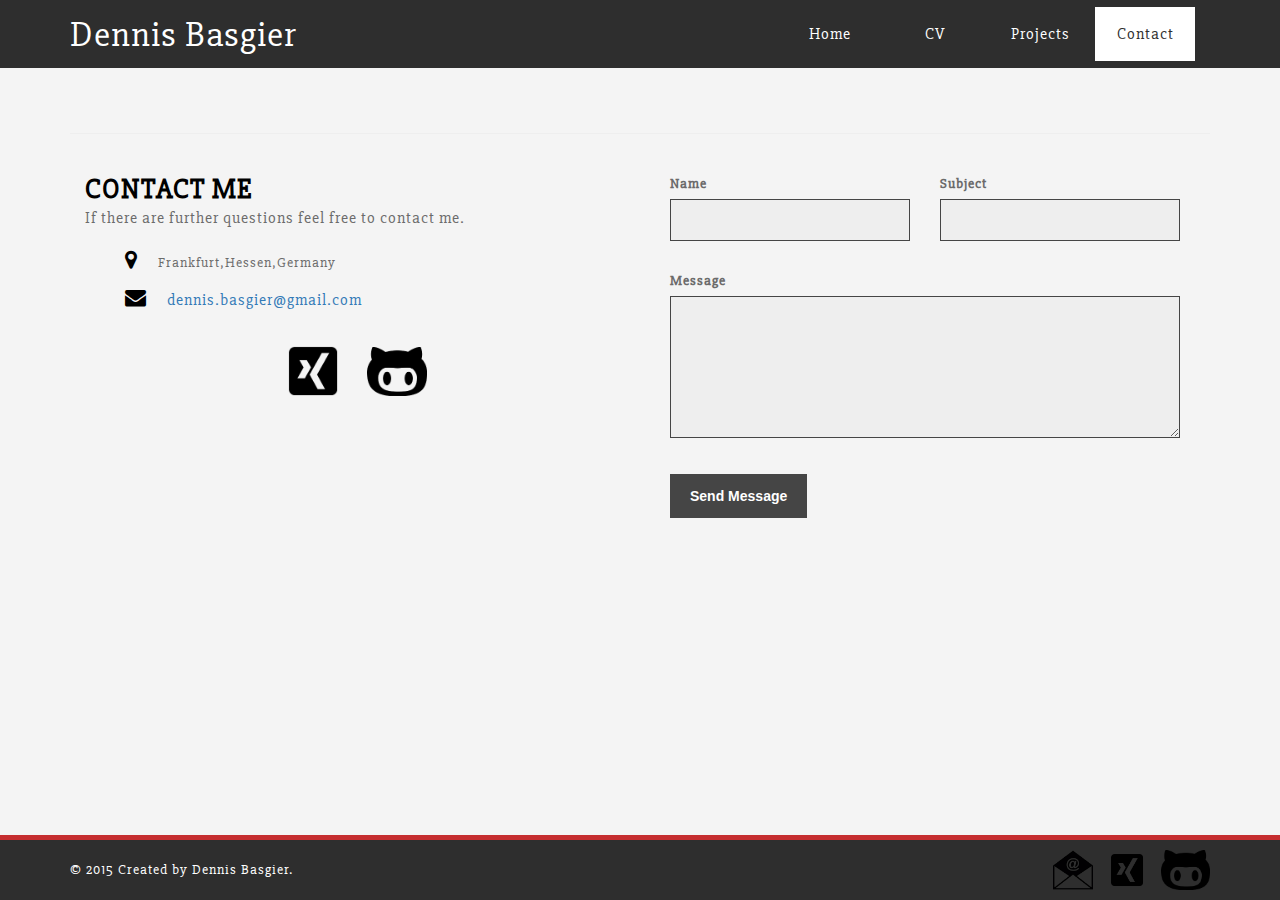
<file: Website/cvstrap/contact.html>
<!DOCTYPE html>
<html lang="en">


<head>
    <meta charset="UTF-8">
    <meta name="viewport" content="width=device-width, initial-scale=1.0">

    <!-- ===========================
    THEME INFO
    =========================== -->
    <meta name="description"
          content="CV">
    <meta name="keywords"
          content="curriculum vitae, cv, Dennis Basgier">
    <meta name="author" content="Dennis Basgier">

    <!-- ===========================
    SITE TITLE
    =========================== -->
    <title>Dennis Basgier - Personal Web Portal</title>

    <!-- ===========================
    FAVICONS
    =========================== -->
    <link rel="icon" href="img/favicon.png">
    <link rel="apple-touch-icon" sizes="144x144" href="img/apple-touch-icon-ipad-retina.png"/>
    <link rel="apple-touch-icon" sizes="114x114" href="img/apple-touch-icon-iphone-retina.png"/>
    <link rel="apple-touch-icon" sizes="72x72" href="img/apple-touch-icon-ipad.png"/>
    <link rel="apple-touch-icon" sizes="57x57" href="img/apple-touch-icon-iphone.png"/>

    <!-- ===========================
    STYLESHEETS
    =========================== -->
    <link rel="stylesheet" href="bootstrap/css/bootstrap.css">
    <link rel="stylesheet" href="css/style.css">

    <!-- ===========================
    FONTS & ICONS
    =========================== -->
    <link href='css/fonts.css?family=Kristi|Alegreya+Sans:300' rel='stylesheet' type='text/css'>
    <link href='https://fonts.googleapis.com/css?family=Slabo+27px' rel='stylesheet' type='text/css'>
    <link rel="stylesheet" href="https://maxcdn.bootstrapcdn.com/font-awesome/4.5.0/css/font-awesome.min.css">


    <!--[if IE]>
    <script src="https://cdn.jsdelivr.net/html5shiv/3.7.2/html5shiv.min.js"></script>
    <script src="https://cdn.jsdelivr.net/respond/1.4.2/respond.min.js"></script>
    <![endif]-->
</head>

<body>
<div id="wrap">
    <header id="header">
        <nav class="navbar navbar-inverse">
            <div class="container navbar-container">

                <!-- Brand and toggle get grouped for better mobile display -->
                <div class="navbar-header">
                    <a class="navbar-brand" href="#">Dennis Basgier</a></div>
                <button type="button" class="navbar-toggle" data-toggle="collapse"
                        data-target=".navbar-collapse">
                    <span class="sr-only">Toggle navigation</span>
                    <span class="icon-bar"></span>
                    <span class="icon-bar"></span>
                    <span class="icon-bar"></span>
                </button>


                <!-- Collect the nav links, forms, and other content for toggling -->
                <div class="collapse navbar-collapse" id="bs-example-navbar-collapse-1">

                    <ul class="nav navbar-nav">
                        <li><a href="index.html">Home</a></li>
                        <li><a href="cv.html">CV</a></li>
                        <li><a href="projects.html">Projects</a></li>
                        <li class="active"><a href="contact.html" class="last">Contact<span class="sr-only">(current)</span></a>
                        </li>
                    </ul>
                </div>
                <!-- /.navbar-collapse -->
            </div>
            <!-- /.container-fluid -->
        </nav>
    </header><!--/header-->

    <div id="main">
        <div id="padded-content">
            <div class="container">
                <hr>
                <div class="row-fluid">
                    <div class="span6">

                        <div class="col-md-6">
                            <h1>Contact Me</h1>
                            <p>If there are further questions feel free to contact me.</p>
                            <div class="row-fluid">
                                <div class="span6">
                                    <div class="contact-info">
                                        <ul>
                                            <li><span class="secicon fa fa-map-marker "
                                                      style="padding-right: 10px; font-size: 1.5em"></span>Frankfurt,Hessen,Germany
                                            </li>
                                            <li><span class="secicon fa fa-envelope"
                                                      style="padding-right: 10px; font-size: 1.5em"></span><a target="_blank"
                                                                                            href="mailto:">dennis.basgier@gmail.com</a>
                                            </li>
                                        </ul>
                                    </div>
                                </div>
                                <div class="row-fluid">
                                    <div class="span6">
                                        <div class="col-md-6 col-md-offset-3 text-center">
                                            <a target="_blank" href="https://www.xing.com/profile/Dennis_Basgier"><img id="contact-icon" src="img/xing_icon.png" title="Xing"></span></a>
                                            <a target="_blank" href="https://github.com/ChozoMaster/Render_Chamber"><img id="contact-icon" src="img/github_icon.png" title="Github"></span></a>
                                        </div>
                                    </div>
                                </div>
                            </div>
                        </div>

                        <div class="col-md-6">
                            <div class="row-fluid">
                                <div class="span6">
                                    <div class="col-md-6">
                                        <label for="email">Name</label>
                                        <input type="text" class="form-input" name="name" id="name">
                                    </div>
                                    <div class="col-md-6">
                                        <label for="email">Subject</label>
                                        <input type="text" class="form-input" name="subject" id="subject">
                                    </div>
                                </div>
                            </div>
                            <div class="row-fluid">
                                <div class="span6">
                                    <div class="col-md-12"><label for="message">Message</label>
                                            <textarea rows="6" id="messageText" name="messageText"
                                                      class="form-input"></textarea>
                                    </div>
                                </div>
                            </div>
                            <div class="row-fluid">
                                <div class="span6">
                                    <div class="col-md-12">
                                        <button class="main-button" type="submit"
                                                onclick="sendMail(); return false">Send Message
                                        </button>
                                    </div>
                                </div>
                            </div>
                        </div>
                    </div>
                </div><!--container end-->
            </div>
        </div>
    </div><!--container end-->
</div>
<!-- ===========================
 FOOTER
 =========================== -->
<!-- ===========================
FOOTER
=========================== -->
<footer class="footer">
    <div class="container">
        <div class="row vertical-align">
            <div class="col-sm-6 pull-left">
                &copy; 2015 Created by Dennis Basgier.
            </div>
            <div class="col-md-6 col-sm-6 text-right">
                <a href="contact.html"><img class="footer-image" src="img/Email_icon.png" title="Email"></span></a>
                <a target="_blank" href="https://www.xing.com/profile/Dennis_Basgier"><img class="footer-image" src="img/xing_icon.png" title="Xing"></span></a>
                <a target="_blank" href="https://github.com/ChozoMaster/Render_Chamber"><img class="footer-image" src="img/github_icon.png" title="Github"></span></a>
            </div>
        </div>
    </div>
</footer><!--/#footer-->
</body>

<!--necessary scripts and plugins-->
<script src="js/jquery.min.js"></script>
<script src="bootstrap/js/bootstrap.min.js"></script>
<script>
    function sendMail() {
        var link = "mailto:me@example.com"
                        + "?cc="
                        + "&subject=" +  document.getElementById('subject').value
                        + "&body="  + document.getElementById('messageText').value
                ;
        window.location.href = link;
    }
</script>
</body>

</html>
</file>
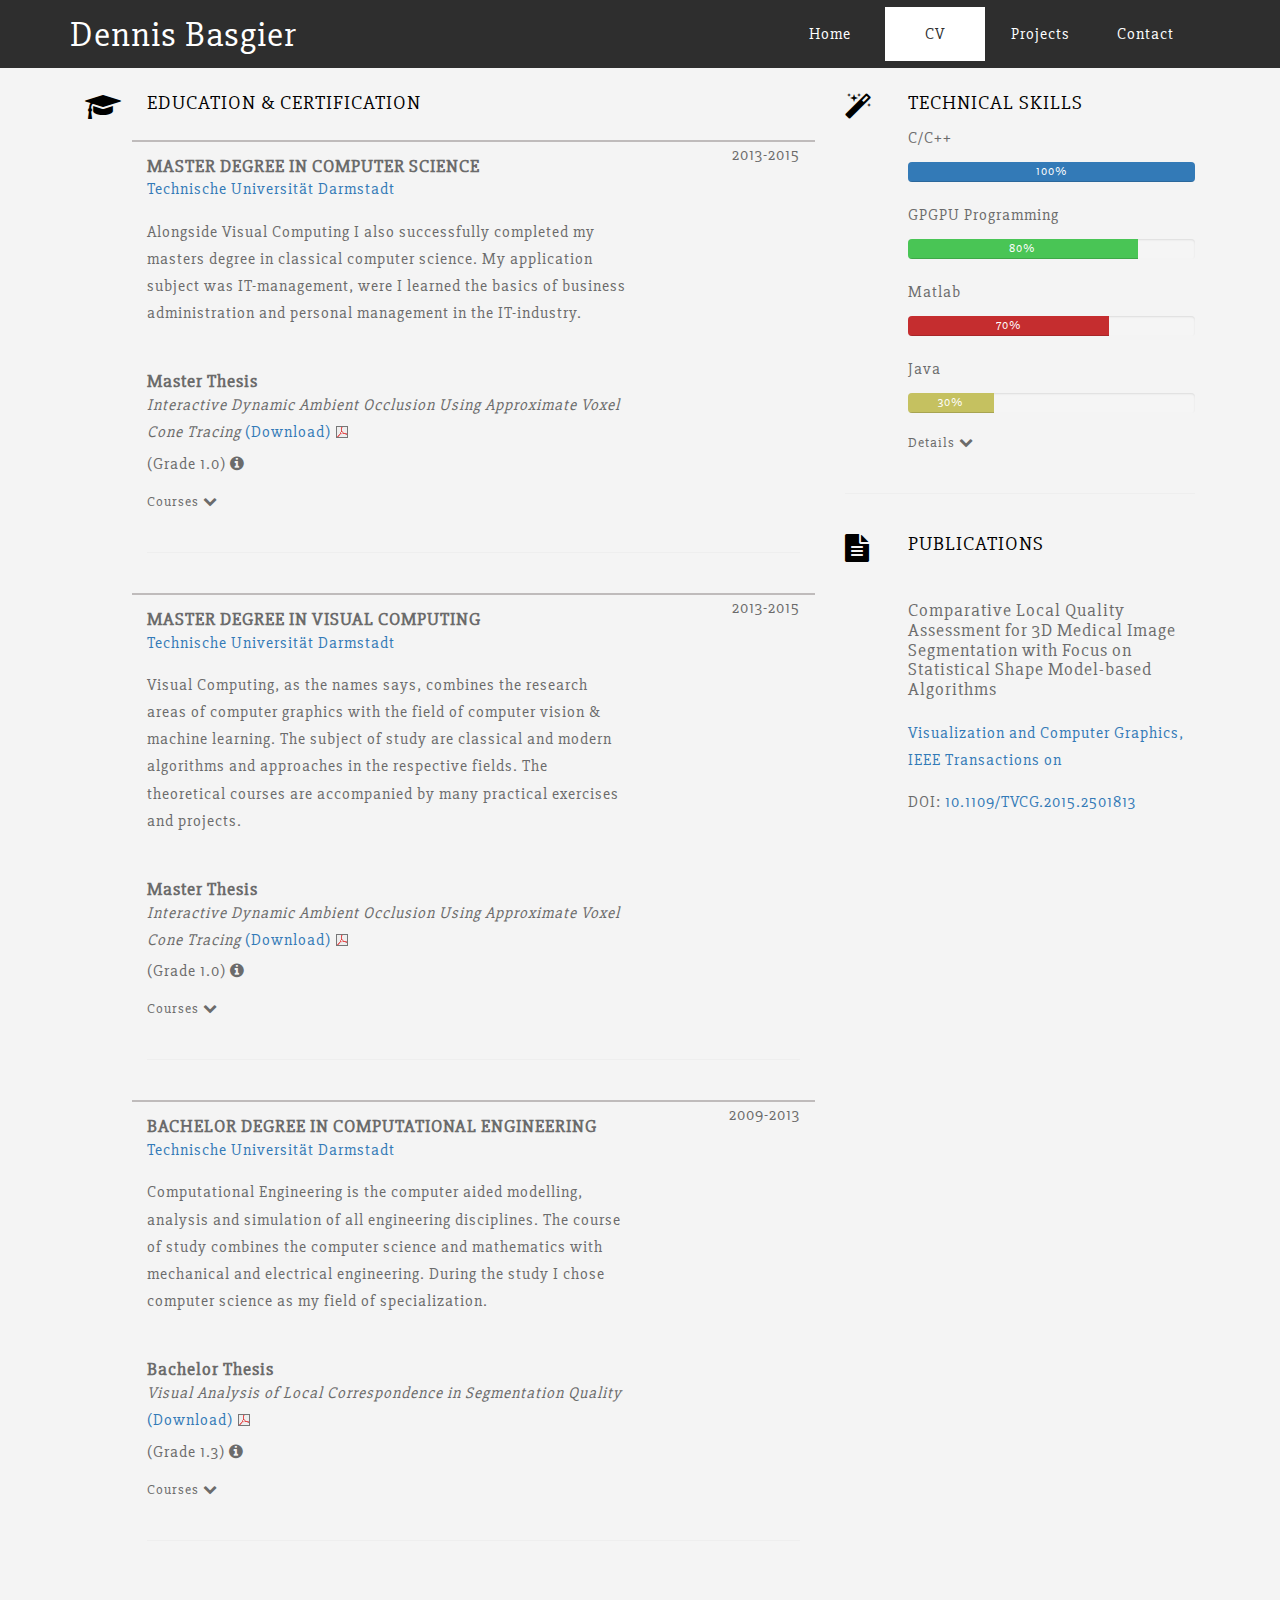
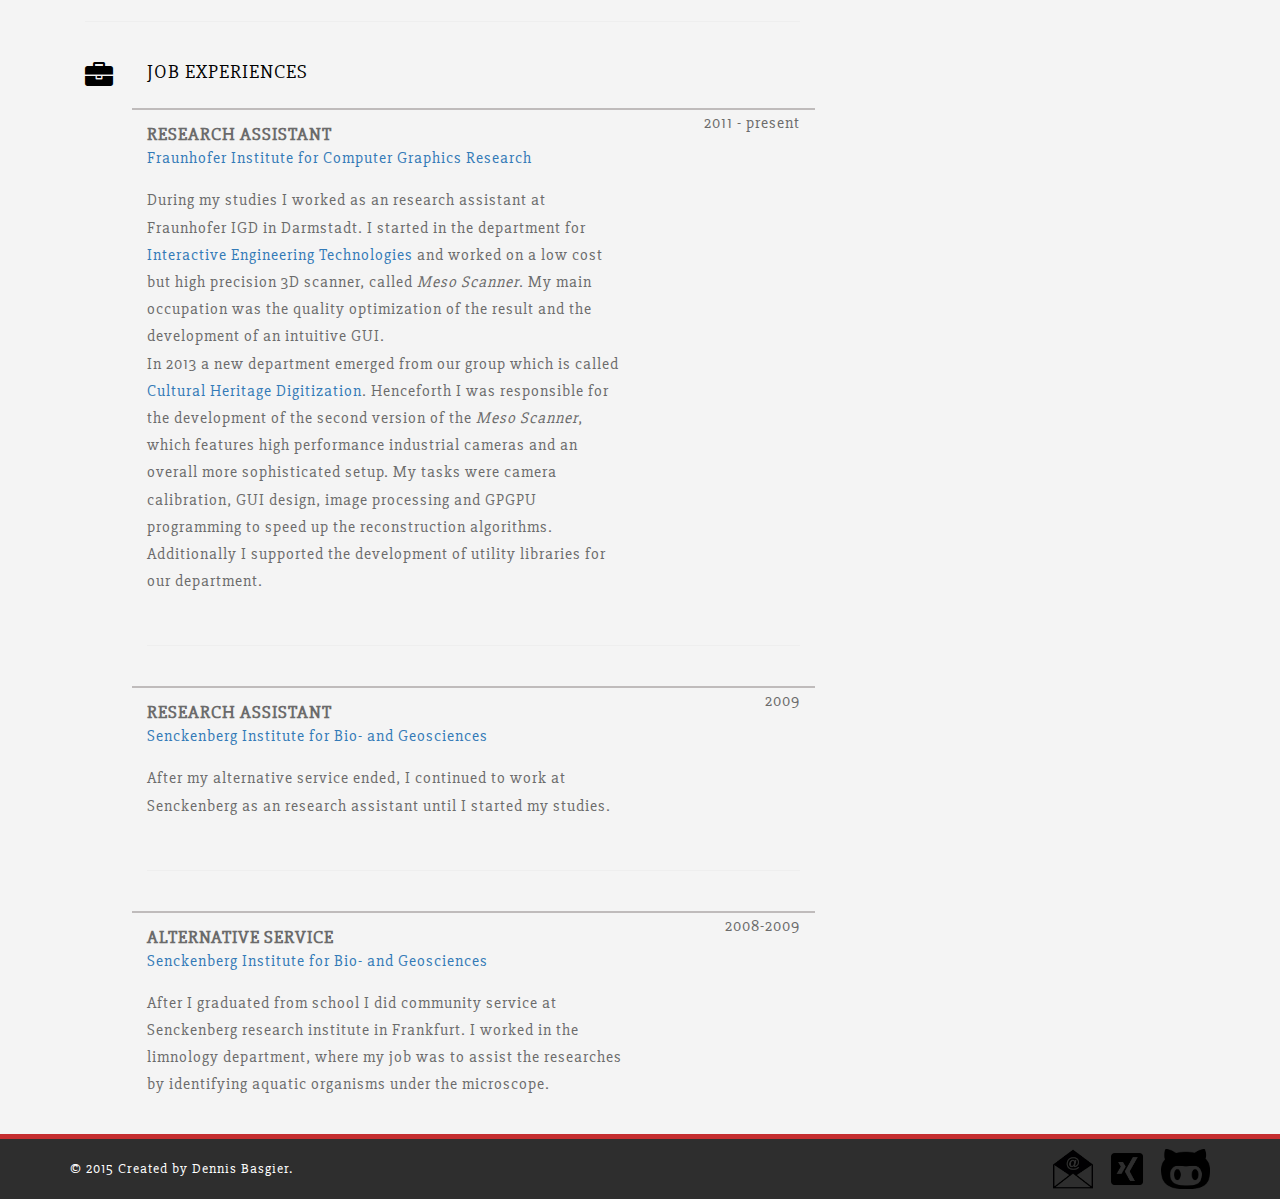
<file: Website/cvstrap/cv.html>
<!DOCTYPE html>
<html lang="en">


<head>
    <meta charset="UTF-8">
    <meta name="viewport" content="width=device-width, initial-scale=1.0">

    <!-- ===========================
    THEME INFO
    =========================== -->
    <meta name="description"
          content="CV">
    <meta name="keywords"
          content="curriculum vitae, cv, Dennis Basgier">
    <meta name="author" content="Dennis Basgier">

    <!-- ===========================
    SITE TITLE
    =========================== -->
    <title>Dennis Basgier - Personal Web Portal</title>

    <!-- ===========================
    FAVICONS
    =========================== -->
    <link rel="icon" href="img/favicon.png">

    <!-- ===========================
    STYLESHEETS
    =========================== -->
    <link rel="stylesheet" href="bootstrap/css/bootstrap.css">
    <link rel="stylesheet" href="css/style.css">

    <!-- ===========================
    FONTS & ICONS
    =========================== -->
    <link href='css/fonts.css?family=Kristi|Alegreya+Sans:300' rel='stylesheet' type='text/css'>
    <link href='https://fonts.googleapis.com/css?family=Slabo+27px' rel='stylesheet' type='text/css'>
    <link href="css/font-awesome.min.css" rel="stylesheet">
    <link rel="stylesheet" href="https://maxcdn.bootstrapcdn.com/font-awesome/4.5.0/css/font-awesome.min.css">


    <!--[if IE]>
    <script src="https://cdn.jsdelivr.net/html5shiv/3.7.2/html5shiv.min.js"></script>
    <script src="https://cdn.jsdelivr.net/respond/1.4.2/respond.min.js"></script>
    <![endif]-->
</head>


<body>
<div id="wrap">
    <header id="header">
        <nav class="navbar navbar-inverse">
            <div class="container navbar-container">

                <!-- Brand and toggle get grouped for better mobile display -->
                <div class="navbar-header">
                    <a class="navbar-brand" href="#">Dennis Basgier</a></div>
                <button type="button" class="navbar-toggle" data-toggle="collapse"
                        data-target=".navbar-collapse">
                    <span class="sr-only">Toggle navigation</span>
                    <span class="icon-bar"></span>
                    <span class="icon-bar"></span>
                    <span class="icon-bar"></span>
                </button>


                <!-- Collect the nav links, forms, and other content for toggling -->
                <div class="collapse navbar-collapse" id="bs-example-navbar-collapse-1">

                    <ul class="nav navbar-nav">
                        <li><a href="index.html">Home</a></li>
                        <li class="active"><a href="cv.html">CV</a></li>
                        <li><a href="projects.html">Projects</a></li>
                        <li><a href="contact.html" class="last">Contact<span class="sr-only">(current)</span></a>
                        </li>
                    </ul>
                </div>
                <!-- /.navbar-collapse -->
            </div>
            <!-- /.container-fluid -->
        </nav>
    </header><!--/header-->
    <div id="main">
        <div id="padded-content">
            <div class="container">
                <div class="row-fluid">
                    <div class="span6">
                        <!-- ===========================
                        BODY LEFT PART
                        ============================ -->
                        <div class="col-md-8 mainleft">

                            <div id="education" class="row mobmid">
                                <div class="col-md-1">
                                    <span class="secicon fa fa-graduation-cap"></span>
                                </div><!--icon end-->

                                <div class="col-md-11">
                                    <h3>Education &amp; Certification</h3>

                                    <div class="row cv-container">
                                        <div class="col-md-9">
                                            <h4><b>MASTER DEGREE IN COMPUTER SCIENCE</b></h4>
                                            <p class="sub"><a href="">Technische Universität Darmstadt</a>
                                                <br>
                                            </p>
                                            <p>Alongside Visual Computing I also successfully completed my masters
                                                degree in classical computer science.
                                                My application subject was IT-management, were I learned the basics
                                                of business administration and
                                                personal management in the IT-industry.</p>
                                            <br>
                                            <h4><b>Master Thesis</b></h4>
                                            <p><i>Interactive Dynamic Ambient Occlusion Using Approximate Voxel Cone
                                                Tracing </i><a href="files/msc_basgier.pdf">(Download)</a> <br>
                                                (Grade 1.0)<span data-tooltip="Grading scheme: 1.00-1.59 = very good; 1.60-2.59 = good; 2.60-3.59 = satisfactory; 3.60-4.09 = sufficient"
                                                                 data-tooltip-position="top">
                                                    <i class="fa fa-info-circle"></i></span></p>
                                            <div data-toggle="collapse" data-target="#demo1" style="cursor:pointer;">
                                                Courses
                                                <span class="fa fa-chevron-down"></span>
                                            </div>
                                            <div id="demo1" class="collapse">
                                                <ul>
                                                    <li style="padding: 2px 0;">Dynamic simulation of multibody
                                                        systems
                                                    </li>
                                                    <li style="padding: 2px 0;">Introduction to Artificial
                                                        Intelligence
                                                    </li>
                                                    <li style="padding: 2px 0;">Computer Vision I & II</li>
                                                    <li style="padding: 2px 0;">Machine Learning: Statistical
                                                        Approaches
                                                    </li>
                                                    <li style="padding: 2px 0;">Programming Massively Parallel
                                                        Processors
                                                    </li>
                                                    <li style="padding: 2px 0;">Serious Games</li>
                                                    <li style="padding: 2px 0;">Virtual and Augmented Reality</li>
                                                    <li style="padding: 2px 0;">Mobile Sensing</li>
                                                    <li style="padding: 2px 0;">Advanced Programming a Graphic System
                                                    </li>
                                                    <li style="padding: 2px 0;">Serious Games Practical Work</li>
                                                    <li style="padding: 2px 0;">Visual Analytics: Interactive
                                                        Visualization of very large amounts of data
                                                    </li>
                                                </ul>
                                                <h4>Application subject: IT-Management</h4>
                                                <ul>
                                                    <li style="padding: 2px 0;">Introduction to Business
                                                        Administration
                                                    </li>
                                                    <li style="padding: 2px 0;">Leadership and Human Resource Management
                                                        Systems
                                                    </li>
                                                    <li style="padding: 2px 0;">Decision Support Systems and Social
                                                        Network Analysis
                                                    </li>
                                                    <li style="padding: 2px 0;">Electronic Markets and Electronic
                                                        Commerce
                                                    </li>
                                                    <li style="padding: 2px 0;">Information Management and Enterprise
                                                        Architecture Management
                                                    </li>
                                                </ul>
                                            </div>

                                        </div>

                                        <div class="year col-md-3">
                                            <p>2013-2015</p>
                                        </div>
                                    </div><!--Education & Certification 1 end-->

                                    <hr>

                                    <div class="row cv-container">
                                        <div class="col-md-9">
                                            <h4><b>MASTER DEGREE IN VISUAL COMPUTING</b></h4>
                                            <p class="sub"><a target="_blank" href="http://www.tu-darmstadt.de/">Technische
                                                Universität Darmstadt</a>
                                            </p>
                                            <p>Visual Computing, as the names says, combines the research areas of
                                                computer graphics with the field of computer vision & machine learning.
                                                The subject of study
                                                are classical and modern algorithms and approaches in the respective
                                                fields. The theoretical
                                                courses are accompanied by many practical exercises and
                                                projects.</p>
                                            <br>
                                            <h4><b>Master Thesis</b></h4>
                                            <p><i>Interactive Dynamic Ambient Occlusion Using Approximate Voxel Cone
                                                Tracing </i> <a href="files/msc_basgier.pdf">(Download)</a><br>
                                                (Grade 1.0)<span data-tooltip="Grading scheme: 1.00-1.59 = very good; 1.60-2.59 = good; 2.60-3.59 = satisfactory; 3.60-4.09 = sufficient"
                                                                 data-tooltip-position="top">
                                                    <i class="fa fa-info-circle"></i></span></p>
                                            <div data-toggle="collapse" data-target="#demo2" style="cursor:pointer;">
                                                Courses
                                                <span class="fa fa-chevron-down"></span>
                                            </div>
                                            <div id="demo2" class="collapse">
                                                <ul>
                                                    <li style="padding: 2px 0;">Computer Graphics I & II</li>
                                                    <li style="padding: 2px 0;">Dynamic simulation of multibody
                                                        systems
                                                    </li>
                                                    <li style="padding: 2px 0;">Physically-based Animation</li>
                                                    <li style="padding: 2px 0;">Introduction to Artificial
                                                        Intelligence
                                                    </li>
                                                    <li style="padding: 2px 0;">Computer Vision I & II</li>
                                                    <li style="padding: 2px 0;">Machine Learning: Statistical
                                                        Approaches
                                                    </li>
                                                    <li style="padding: 2px 0;">Programming Massively Parallel
                                                        Processors
                                                    </li>
                                                    <li style="padding: 2px 0;">Serious Games</li>
                                                    <li style="padding: 2px 0;">Virtual and Augmented Reality</li>
                                                    <li style="padding: 2px 0;">Mobile Sensing</li>
                                                    <li style="padding: 2px 0;">Advanced Programming a Graphic System
                                                    </li>
                                                    <li style="padding: 2px 0;">Serious Games Practical Work</li>
                                                    <li style="padding: 2px 0;">Visual Analytics: Interactive
                                                        Visualization of very large amounts of data
                                                    </li>
                                                </ul>
                                            </div>
                                        </div>

                                        <div class="year col-md-3">
                                            <p>2013-2015</p>
                                        </div>
                                    </div><!--Education & Certification 2 end-->

                                    <hr>

                                    <div class="row cv-container">
                                        <div class="col-md-9">
                                            <h4><b>BACHELOR DEGREE IN COMPUTATIONAL ENGINEERING</b></h4>
                                            <p class="sub"><a target="_blank" href="http://www.tu-darmstadt.de/">Technische
                                                Universität Darmstadt</a>
                                            </p>
                                            <p>Computational Engineering is the computer aided modelling, analysis and
                                                simulation of
                                                all engineering disciplines. The course of study combines the computer
                                                science and mathematics
                                                with mechanical and electrical engineering. During the study I chose
                                                computer science as my field of specialization.</p>
                                            <br>
                                            <h4><b>Bachelor Thesis</b></h4>
                                            <p><i>Visual Analysis of Local Correspondence in Segmentation Quality </i>
                                                <a href="files/bsc_Basgier.pdf">(Download)</a><br>
                                                (Grade 1.3)<span
                                                        data-tooltip="Grading scheme: 1.00-1.59 = very good; 1.60-2.59 = good; 2.60-3.59 = satisfactory; 3.60-4.09 = sufficient"
                                                        data-tooltip-position="top">
                                                    <i class="fa fa-info-circle"></i></span></p>
                                            <div data-toggle="collapse" data-target="#demo3" style="cursor:pointer;">
                                                Courses
                                                <span class="fa fa-chevron-down"></span>
                                            </div>
                                            <div id="demo3" class="collapse">
                                                <ul>
                                                    <li style="padding: 2px 0;">Technical Mechanics I,II & III</li>
                                                    <li style="padding: 2px 0;">Foundations of Computer Science I,II &
                                                        III
                                                    </li>
                                                    <li style="padding: 2px 0;">Introduction to Computational
                                                        Engineering
                                                    </li>
                                                    <li style="padding: 2px 0;">Electrical Engineering and Information
                                                        Technology I & II
                                                    </li>
                                                    <li style="padding: 2px 0;">Calculus I, II & III (Mechanical and
                                                        Process Engineering)
                                                    </li>
                                                    <li style="padding: 2px 0;">Numerical and Statistical Methods</li>
                                                    <li style="padding: 2px 0;">Elementary Partial Differential
                                                        Equations
                                                    </li>
                                                    <li style="padding: 2px 0;">Principles of CAE/CAD</li>
                                                    <li style="padding: 2px 0;">Geometrical Methods of CAE/CAD</li>
                                                    <li style="padding: 2px 0;">Materials Technology for Computational
                                                        Engineering
                                                    </li>
                                                    <li style="padding: 2px 0;">Projectseminar Electromagnetic CE</li>
                                                    <li style="padding: 2px 0;">Practical Studies CE</li>
                                                </ul>
                                                <h4>Application subject: Computer Science</h4>
                                                <ul>
                                                    <li style="padding: 2px 0;">Introduction to Computer Microsystems
                                                    </li>
                                                    <li style="padding: 2px 0;">Introduction to Human Computer Systems
                                                    </li>
                                                    <li style="padding: 2px 0;">Introduction to Software Engineering
                                                    </li>
                                                    <li style="padding: 2px 0;">Programming parallel computers</li>
                                                    <li style="padding: 2px 0;">IT-Deployment and IT-Management of
                                                        CAD/CAM via VR, Animation to the Digital Factory
                                                    </li>
                                                    <li style="padding: 2px 0;">Medical Visualization</li>
                                                    <li style="padding: 2px 0;">Programming of a graphic system</li>
                                                </ul>
                                                </ul>
                                            </div>
                                        </div>

                                        <div class="year col-md-3">
                                            <p>2009-2013</p>
                                        </div>
                                    </div><!--Education & Certification 2 end-->

                                    <hr>
                                </div>
                            </div><!--Education & Certifications end-->

                            <hr>

                            <!-- ===========================
                            JOB EXPERIENCES
                            ============================ -->
                            <div id="job" class="row mobmid">
                                <div class="col-md-1">
                                    <span class="secicon fa fa-briefcase"></span>
                                </div><!--icon end-->

                                <div class="col-md-11">
                                    <h3>Job Experiences</h3>

                                    <div class="row cv-container">
                                        <div class="col-md-9">
                                            <h4><b>RESEARCH ASSISTANT</b></h4>
                                            <p class="sub"><a target="_blank" href="https://www.igd.fraunhofer.de/">Fraunhofer
                                                Institute for Computer Graphics Research</a>
                                            </p>
                                            <p>During my studies I worked as an research assistant at Fraunhofer IGD in
                                                Darmstadt. I started in the department for
                                                <a target="_blank"
                                                   href="https://www.igd.fraunhofer.de/en/Institut/Abteilungen/Interaktive-Engineering-Technologien">Interactive
                                                    Engineering Technologies</a> and
                                                worked on a low cost but high precision 3D scanner, called <i>Meso
                                                    Scanner</i>. My main occupation was the quality optimization of the
                                                result and the development of an intuitive GUI.
                                                <br>In 2013 a new department emerged from our group which is called <a
                                                        target="_blank"
                                                        href="http://www.igd.fraunhofer.de/en/Institut/Abteilungen/Digitalisierung-von-Kulturerbe">Cultural
                                                    Heritage Digitization</a>.
                                                Henceforth I was responsible for the development of the second version
                                                of the <i>Meso Scanner</i>, which features high performance industrial
                                                cameras and an overall more sophisticated setup. My tasks were camera
                                                calibration, GUI design,
                                                image processing and GPGPU programming to speed up the reconstruction
                                                algorithms.
                                                Additionally I supported the development of utility libraries for our
                                                department.</p>
                                        </div>

                                        <div class="year col-md-3">
                                            <p>2011 - present</p>
                                        </div>
                                    </div><!--Job 1 end-->

                                    <hr>

                                    <div class="row cv-container">
                                        <div class="col-md-9">
                                            <h4><b>RESEARCH ASSISTANT</b></h4>
                                            <p class="sub"><a target="_blank" href="http://www.senckenberg.de/">Senckenberg
                                                Institute for Bio- and Geosciences</a>
                                            </p>
                                            <p>After my alternative service ended, I continued to work at Senckenberg as
                                                an research assistant until I started my studies.</p>
                                        </div>

                                        <div class="year col-md-3">
                                            <p>2009</p>
                                        </div>
                                    </div><!--Job 2 end-->

                                    <hr>

                                    <div class="row cv-container">
                                        <div class="col-md-9">
                                            <h4><b>ALTERNATIVE SERVICE</b></h4>
                                            <p class="sub"><a target="_blank" href="http://www.senckenberg.de/">Senckenberg
                                                Institute for Bio- and Geosciences</a>
                                            </p>
                                            <p>After I graduated from school I did community service at Senckenberg
                                                research institute in Frankfurt. I worked in the limnology department,
                                                where my job was to assist the researches
                                                by identifying aquatic organisms under the microscope. </p>
                                        </div>

                                        <div class="year col-md-3">
                                            <p>2008-2009</p>
                                        </div>
                                    </div><!--Job 2 end-->
                                </div><!--Job experiences end-->
                            </div><!--Job experiences end-->
                        </div><!--left end-->

                        <!-- ===========================
                        SIDEBAR
                        =========================== -->
                        <div class="col-md-4 mainright">
                            <div class="row">
                                <div class="col-sm-1 col-md-2 mobmid">
                                    <span class="secicon fa fa-magic"></span>
                                </div><!--icon end-->

                                <div class="col-sm-11 col-md-10">
                                    <h3 class="mobmid">Technical skills </h3>

                                    <p>C/C++</p>
                                    <div class="progress">
                                        <div class="progress-bar" role="progressbar" aria-valuenow="100"
                                             aria-valuemin="0"
                                             aria-valuemax="100">
                                        </div>
                                    </div>

                                    <p>GPGPU Programming</p>
                                    <div class="progress">
                                        <div class="progress-bar progress-bar-green" role="progressbar"
                                             aria-valuenow="80"
                                             aria-valuemin="0"
                                             aria-valuemax="100">
                                        </div>
                                    </div>

                                    <p>Matlab</p>
                                    <div class="progress">
                                        <div class="progress-bar progress-bar-red" role="progressbar"
                                             aria-valuenow="70"
                                             aria-valuemin="0" aria-valuemax="100">
                                        </div>
                                    </div><!--skill end-->

                                    <p>Java</p>
                                    <div class="progress active">
                                        <div class="progress-bar progress-bar-yellow" role="progressbar"
                                             aria-valuenow="30"
                                             aria-valuemin="0"
                                             aria-valuemax="100">
                                        </div>
                                    </div>
                                </div><!--info end-->
                            </div><!--tech skills end-->
                            <div class="row mobmid">
                                <div class="col-md-10 col-md-offset-2">
                                    <div data-toggle="collapse" data-target="#demo" style="cursor:pointer;">Details
                                        <span class="fa fa-chevron-down"></span>
                                    </div>
                                    <div id="demo" class="collapse"><p><b>Expertise</b> - Proficiency</p>

                                        <table width="100%" border="0" align="left">
                                            <tbody>
                                            <tr>
                                                <td valign="top">Languages:</td>
                                                <td style="padding-left:10px;">
                                                    <b>C/C++, Matlab, GLSL, HTML/CSS</b>, C#, Java, MySQL, LUA, Python
                                                </td>
                                            </tr>
                                            <tr>
                                                <td valign="top">Software:</td>
                                                <td style="padding-left:10px;">
                                                    <b>Microsoft Visual Studio</b>, Photoshop, Illustrator, Unity
                                                    Engine, Unreal Engine, Blender
                                                </td>
                                            </tr>
                                            <tr>
                                                <td valign="top">Toolkits:</td>
                                                <td style="padding-left:10px;">
                                                    <b>QT, OpenCL, OpenGL, Compute Shader, Boost, CMake</b>, vtk, CUDA,
                                                    OpenMP, Android
                                                </td>
                                            </tr>
                                            </tbody>
                                        </table>
                                    </div>

                                </div><!--icon end-->
                            </div>
                            <hr>

                            <div class="row mobmid">
                                <div class="col-sm-1 col-md-2">
                                    <span class="secicon fa fa-file-text"></span>
                                </div><!--icon end-->

                                <div class="col-sm-11 col-md-10 ">
                                    <h3>Publications</h3>

                                    <div class="award">
                                        <h4>Comparative Local Quality Assessment for 3D Medical Image Segmentation with
                                            Focus on Statistical Shape Model-based Algorithms</h4>
                                        <br>
                                        <p class="sub"><a target="_blank"
                                                          href="http://ieeexplore.ieee.org/xpl/RecentIssue.jsp?punumber=2945">Visualization
                                            and Computer Graphics, IEEE Transactions on</a></p>
                                        <p>
                                            DOI: <a target="_blank"
                                                    href="http://ieeexplore.ieee.org/xpl/articleDetails.jsp?arnumber=7331662">10.1109/TVCG.2015.2501813</a>
                                        </p>
                                    </div>
                                    <!--1st award end-->
                                </div><!--awards end-->

                            </div>

                        </div><!--right end-->
                    </div><!--container end-->
                </div>
            </div>
        </div>
    </div>
</div>
<!-- ===========================
FOOTER
=========================== -->
<footer class="footer">
    <div class="container">
        <div class="row vertical-align">
            <div class="col-sm-8 pull-left">
                &copy; 2015 Created by Dennis Basgier.
            </div>
            <div class="col-md-4 col-sm-4 text-right">
                <a href="contact.html"><img class="footer-image" src="img/Email_icon.png" title="Email"></span></a>
                <a target="_blank" href="https://www.xing.com/profile/Dennis_Basgier"><img class="footer-image" src="img/xing_icon.png" title="Xing"></span></a>
                <a target="_blank" href="https://github.com/ChozoMaster/Render_Chamber"><img class="footer-image" src="img/github_icon.png" title="Github"></span></a>
            </div>
        </div>
    </div>
</footer><!--/#footer-->
</body>


</body>
<!--necessary scripts and plugins-->
<script src="js/jquery.min.js"></script>
<script src="bootstrap/js/bootstrap.min.js"></script>
<script>
    $('.progress-bar').each(function () {
        var $bar = $(this);
        var bar_value = $bar.attr('aria-valuenow') + '%';
        $bar.animate({width: bar_value}, 500, 'linear', function () {
            $bar.text(bar_value);
        });
    });
</script>
</html>
</file>
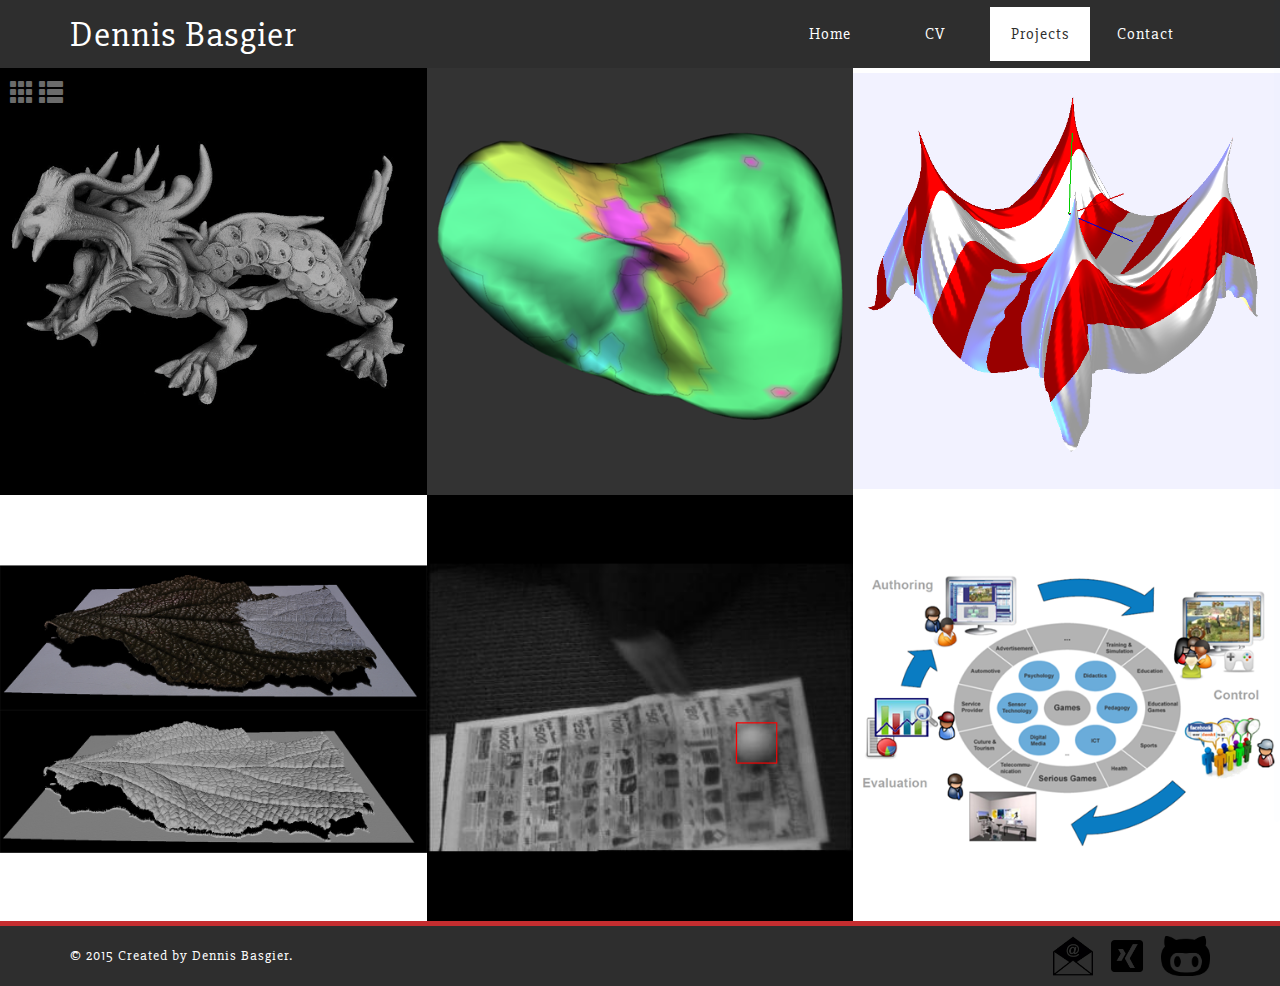
<file: Website/cvstrap/projects.html>
<!DOCTYPE html>
<html lang="en">


<head>
    <meta charset="UTF-8">
    <meta name="viewport" content="width=device-width, initial-scale=1.0">

    <!-- ===========================
    THEME INFO
    =========================== -->
    <meta name="description"
          content="CV">
    <meta name="keywords"
          content="curriculum vitae, cv, Dennis Basgier">
    <meta name="author" content="Dennis Basgier">

    <!-- ===========================
        REDIRECT FOR MOBILE DEVICEs
       =========================== -->
    <script src="js/jquery.min.js"></script>
    <script>
         var $width = $( window ).width();
          if($width < 1000 || /Android|webOS|iPhone|iPad|iPod|BlackBerry|IEMobile|Opera Mini/i.test(navigator.userAgent))
            document.location.href='projects_mobile.html';
    </script>


    <!-- ===========================
    SITE TITLE
    =========================== -->
    <title>Dennis Basgier - Personal Web Portal</title>

    <!-- ===========================
    FAVICONS
    =========================== -->
    <link rel="icon" href="img/favicon.png">

    <!-- ===========================
    STYLESHEETS
    =========================== -->
    <link rel="stylesheet" href="bootstrap/css/bootstrap.css">
    <link rel="stylesheet" href="css/style.css">
    <link rel="stylesheet" href="fancybox/jquery.fancybox.css" media="screen" />



    <!-- ===========================
    FONTS & ICONS
    =========================== -->
    <link href='css/fonts.css?family=Kristi|Alegreya+Sans:300' rel='stylesheet' type='text/css'>
    <link href='https://fonts.googleapis.com/css?family=Slabo+27px' rel='stylesheet' type='text/css'>
    <link href="css/font-awesome.min.css" rel="stylesheet">


    <!--[if IE]>
    <script src="https://cdn.jsdelivr.net/html5shiv/3.7.2/html5shiv.min.js"></script>
    <script src="https://cdn.jsdelivr.net/respond/1.4.2/respond.min.js"></script>



    <![endif]-->
</head>

<body>
<div id="wrap">
    <header id="header">
        <nav class="navbar navbar-inverse">
            <div class="container navbar-container">

                <!-- Brand and toggle get grouped for better mobile display -->
                <div class="navbar-header">
                    <a class="navbar-brand" href="#">Dennis Basgier</a></div>
                <button type="button" class="navbar-toggle" data-toggle="collapse"
                        data-target=".navbar-collapse">
                    <span class="sr-only">Toggle navigation</span>
                    <span class="icon-bar"></span>
                    <span class="icon-bar"></span>
                    <span class="icon-bar"></span>
                </button>


                <!-- Collect the nav links, forms, and other content for toggling -->
                <div class="collapse navbar-collapse" id="bs-example-navbar-collapse-1">

                    <ul class="nav navbar-nav">
                        <li><a href="index.html">Home</a></li>
                        <li><a href="cv.html">CV</a></li>
                        <li class="active"><a href="projects.html">Projects</a></li>
                        <li><a href="contact.html" class="last">Contact<span class="sr-only">(current)</span></a>
                        </li>
                    </ul>
                </div>
                <!-- /.navbar-collapse -->
            </div>
            <!-- /.container-fluid -->
        </nav>
    </header><!--/header-->
    <!-- Main Content -->
    <div id="main">
        <!-- Overlay start-->
        <div class="overlay_test">
            <a href="projects.html" style="color:inherit; text-decoration: none;"><span
                    class="glyphicon glyphicon-th"></span></a>
            <a href="projects_mobile.html" style="color:inherit; text-decoration: none;"><span
                    class="glyphicon glyphicon-th-list"></span></a>
        </div>
        <!-- Overlay end-->
        <section class="main">


            <div class="projects">
                <img src="img/MA/Thumbnail.png" class="media" alt=""/>
                <a href="#" data-toggle="modal" data-target="#MSCModal">
                    <div class="caption">
                        <div class="work_title">
                            <h1>Master Thesis</h1>
                        </div>
                    </div>
                </a>
            </div>

            <div class="projects">
                <img src="img/BA/Thumbnail.png" class="media" alt=""/>
                <a href="#" data-toggle="modal" data-target="#BSCModal">
                    <div class="caption">
                        <div class="work_title">
                            <h1>Bachelor Thesis</h1>
                        </div>
                    </div>
                </a>
            </div>

            <div class="projects">
                <img src="img/PBA/Thumbnail.png" class="media" alt=""/>
                <a href="#" data-toggle="modal" data-target="#PBAModal">
                    <div class="caption">
                        <div class="work_title">
                            <h1>Physically-based Animation & Multibody Systems</h1>
                        </div>
                    </div>
                </a>
            </div>

            <div class="projects">
                <img src="img/Meso/Thumbnail.png" class="media" alt=""/>
                <a data-toggle="modal" data-target="#mesoModal" style="cursor:pointer;">
                    <div class="caption">
                        <div class="work_title">
                            <h1>3D Scanning</h1>
                        </div>
                    </div>
                </a>
            </div>

            <div class="projects">
                <img src="img/CV/Thumbnail.gif" class="media" alt=""/>
                <a href="#" data-toggle="modal" data-target="#cvModal">
                    <div class="caption">
                        <div class="work_title">
                            <h1>Computer Vision</h1>
                        </div>
                    </div>
                </a>
            </div>

            <div class="projects">
                <img src="img/SG/Thumbnail.png" class="media" alt=""/>
                <a href="#" data-toggle="modal" data-target="#sgModal">
                    <div class="caption">
                        <div class="work_title">
                            <h1>Serious Games</h1>
                        </div>
                    </div>
                </a>
            </div>

        </section>
    </div>
</div>

<!-- Main Content End -->
<!-- ===========================
FOOTER
=========================== -->
<footer class="footer">
    <div class="container">
        <div class="row vertical-align">
            <div class="col-sm-8 pull-left">
                &copy; 2015 Created by Dennis Basgier.
            </div>
            <div class="col-md-4 col-sm-4 text-right">
                <a href="contact.html"><img class="footer-image" src="img/Email_icon.png" title="Email"></span></a>
                <a target="_blank" href="https://www.xing.com/profile/Dennis_Basgier"><img class="footer-image" src="img/xing_icon.png" title="Xing"></span></a>
                <a target="_blank" href="https://github.com/ChozoMaster/Render_Chamber"><img class="footer-image" src="img/github_icon.png" title="Github"></span></a>
            </div>
        </div>
    </div>
</footer><!--/#footer-->
</body>

<!-- ===========================
HIDDEN CONTENT -- MODALS
=========================== -->
<!--BSC MODAL-->
<div class="modal fade bs-example-modal-lg in" id="BSCModal" tabindex="-1" role="dialog"
     aria-labelledby="myLargeModalLabel" aria-hidden="true" style="display: none;">
    <div class="modal-dialog modal-lg" style="width: 85%">
        <div class="modal-content">
            <div class="modal-header">
                <button type="button" class="close" data-dismiss="modal" aria-label="Close"><span
                        aria-hidden="true">×</span></button>
                <h2 class="modal-title animated-item feature-item fadeInUp animated" data-delay="300"
                    id="gridSystemModalLabel">Bachelor Thesis - Visual Analysis of Local Correspondence in Segmentation</h2>
            </div>
            <div class="modal-body animated-item feature-item fadeInUp animated" data-delay="300">
                <div class="container-fluid">
                    <div class="row-fluid">
                        <div class="col-md-6">
                            <div class="row-fluid">
                                <div class="col-md-12">
                                    <a id="fancyimg" href="img/BA/AlgoDetails.png" title="Grid View"><img src="img/BA/AlgoDetails.png" alt="" style="padding-bottom: 30px"></a>
                                </div>
                                <div class="col-md-12">
                                    <a id="fancyimg" href="img/BA/AlgoGrid.png" title="Clustering + Details on demand"><img src="img/BA/AlgoGrid.png" alt="" /></a>
                                </div>
                            </div>
                        </div>
                        <div class="col-md-6 ">
                            <div class="row-fluid">
                                <div class=" col-md-11 col-md-offset-1" data-delay="300" >
                                    <h3>About:</h3>
                                    <p>
                                        The Bachelor-Thesis presents a new interactive system for visual and exploratory
                                        analysis
                                        of local correspondence in segmentation quality. Segmentations of several samples of
                                        one
                                        organ are analyzed on the basis of pairwise distances between a reference- and a
                                        test- mesh,
                                        which is extracted from the organ segmentation. The tool features several views on
                                        the data
                                        (Coloring, threshold based highlighting, average mesh visualization) and a set of
                                        analysis methods (clustering, cluster quality evaluation, dimension reduction) to extract new
                                        information,
                                        such as reoccurring regions or patterns of low quality segmentation. Segmentation
                                        algorithm developer can use the visual information for gaining knowledge on how
                                        their
                                        algorithms work. This insight can be beneficial to the improvement of the
                                        algorithms.
                                        The software is optimized for analyzing medical image segmentation, but can also be
                                        translated
                                        to countless domains, as it simply operates on the extracted mesh data. <a href="files/bsc_Basgier.pdf">(Download)</a>

                                </div>
                            </div>
                            <div class="row-fluid">
                                <div class=" col-md-11 col-md-offset-1" >
                                    <iframe width="560" height="315" src="https://www.youtube.com/embed/Nw9yt2ctl3A" frameborder="0" allowfullscreen></iframe>
                                </div>
                            </div>
                        </div>
                    </div>

                </div>
            </div>
            <div class="modal-footer">
                <button type="button" class="btn btn-default" data-dismiss="modal">Close</button>
            </div>
        </div>
    </div>
</div>
</div>



<!--MSC MODAL-->
<div class="modal fade bs-example-modal-lg in" id="MSCModal" tabindex="-1" role="dialog"
     aria-labelledby="myLargeModalLabel" aria-hidden="true" style="display: none;">
    <div class="modal-dialog modal-lg" style="width: 85%">
        <div class="modal-content">
            <div class="modal-header">
                <button type="button" class="close" data-dismiss="modal" aria-label="Close"><span
                        aria-hidden="true">×</span></button>
                <h2 class="modal-title animated-item feature-item fadeInUp animated" data-delay="300"
                    id="gridSystemModalLabel">Master Thesis - Interactive Dynamic Ambient Occlusion Using Approximate Voxel Cone
                    Tracing</h2>
            </div>
            <div class="modal-body animated-item feature-item fadeInUp animated" data-delay="300">
                <div class="container-fluid">
                    <div class="row-fluid">
                        <div class="col-md-6">
                            <div class="row-fluid">
                                <div class="col-md-12">
                                    <a id="fancyimg" href="img/MA/Phong_Comparison.png" title="Phong Shading enhanced with Ambient Occlusion"><img src="img/MA/Phong_Comparison.png" alt="" style="padding-bottom: 80px" /></a>
                                </div>
                                <div class="col-md-12">
                                    <a id="fancyimg" href="img/MA/RayTracing_Comparison.png" title="Visual Comparison with a Ray Tracing alternative"><img src="img/MA/RayTracing_Comparison.png" alt="" style="padding-bottom: 80px" /></a>
                                </div>
                                <div class="col-md-12">
                                    <a id="fancyimg" href="img/MA/Voxelization.png" title="Real-Time Voxelization Result. Visualization via direct volume rendering"><img src="img/MA/Voxelization.png" alt="" /></a>
                                </div>
                            </div>
                        </div>
                        <div class="col-md-6 ">
                        <div class="row-fluid">
                            <div class=" col-md-11 col-md-offset-1" data-delay="300" >
                                <h3>About:</h3>
                                <p>
                                    Ambient occlusion (AO) is a relatively fast way to obtain small scale shadows which help
                                    to visually indicate curvature and spatial relationships. The industry standard to calculate this visual phenomenon is
                                    screen-space ambient occlusion (SSAO). Although many approaches in screen-space exist, the quality is still inferior to non-local
                                    techniques due to systematic errors.
                                    <br>
                                    This work revisited approximate voxel cone tracing, which is a non-local approach introduced by
                                    Crassin et al. in the year 2011. It supports real-time frame rates in semi dynamic scenes, which
                                    means, that geometric objects in the scene are previously classified as static or dynamic. The
                                    example scenes used by Crassin et al. usually feature a much larger amount of static than dynamic
                                    geometry. The goal of this work was to test and adapt the method for ambient occlusion
                                    in full dynamic scenes, without distinguishing between static or dynamic geometry.  <a href="files/msc_basgier.pdf">(Download)</a>

                            </div>
                            </div>
                        <div class="row-fluid">
                            <div class=" col-md-11 col-md-offset-1" >
                                <iframe width="560" height="315" src="https://www.youtube.com/embed/AdF9rW1Utj0" frameborder="0" allowfullscreen></iframe>
                            </div>
                            </div>
                            </div>
                        </div>

                    </div>
                </div>
                <div class="modal-footer">
                    <button type="button" class="btn btn-default" data-dismiss="modal">Close</button>
                </div>
            </div>
        </div>
    </div>
</div>

<!--PBA MODAL-->
<div class="modal fade bs-example-modal-lg in" id="PBAModal" tabindex="-1" role="dialog"
     aria-labelledby="myLargeModalLabel" aria-hidden="true" style="display: none;">
    <div class="modal-dialog modal-lg" style="width: 85%">
        <div class="modal-content">
            <div class="modal-header">
                <button type="button" class="close" data-dismiss="modal" aria-label="Close"><span
                        aria-hidden="true">×</span></button>
                <h2 class="modal-title animated-item feature-item fadeInUp animated" data-delay="300"
                    id="gridSystemModalLabel">Physically-based Animation & Multibody Systems</h2>
            </div>
            <div class="modal-body animated-item feature-item fadeInUp animated" data-delay="300">
                <div class="container-fluid">
                    <div class="row-fluid">
                        <div class="col-md-6">
                            <div class="row-fluid">
                                <div class="col-md-12">
                                    <a id="fancyimg" href="img/PBA/Collision.PNG" title="Soft bodies and cloth colliding with each other"><img src="img/PBA/Collision.PNG" alt="" style="padding-bottom: 20px" /></a>
                                </div>
                                <div class="col-md-12">
                                    <a id="fancyimg" href="img/PBA/HairSim.PNG" title="Hair simulation"><img src="img/PBA/HairSim.PNG" alt="" style="padding-bottom: 20px" /></a>
                                </div>
                            </div>
                        </div>
                        <div class="col-md-6 ">
                            <div class="row-fluid">
                                <div class=" col-md-11 col-md-offset-1" data-delay="300" >
                                    <h3>About:</h3>
                                    <p>
                                        Physically based animation was a course at TU Darmstadt, which was accompanied by several practical projects.
                                        In groups of 2-4 students we had to develop our own simulation engine in C++. The subject of study were particle and particle systems,
                                        which are the basis of modern smoke or water simulation. Furthermore rigid bodies and multibody systems were discussed. With the theoretical background we programmed several
                                        simulations, which covered:
                                    <ul>
                                        <li>Simulation of a solar system</li>
                                        <li>Hair simulation</li>
                                        <li>Deformable soft bodies</li>
                                        <li>Collision detection </li>
                                        <li>Cloth Simulation</li>
                                        <li>Mass-spring-systems</li>
                                    </ul>
                                    </p>
                                </div>
                            </div>
                            <div class="row-fluid">
                                <div class=" col-md-11 col-md-offset-1" >
                                    <a id="fancyimg" href="img/PBA/Collision2.PNG" title="Collision of a projectile with cloth"><img src="img/PBA/Collision2.PNG" alt="" style="padding-bottom: 20px" /></a>
                                </div>
                            </div>
                        </div>
                    </div>

                </div>
            </div>
            <div class="modal-footer">
                <button type="button" class="btn btn-default" data-dismiss="modal">Close</button>
            </div>
        </div>
    </div>
</div>
</div>

<!--SG MODAL-->
<div class="modal fade bs-example-modal-lg in" id="sgModal" tabindex="-1" role="dialog"
     aria-labelledby="myLargeModalLabel" aria-hidden="true" style="display: none;">
    <div class="modal-dialog modal-lg" style="width: 85%">
        <div class="modal-content">
            <div class="modal-header">
                <button type="button" class="close" data-dismiss="modal" aria-label="Close"><span
                        aria-hidden="true">×</span></button>
                <h2 class="modal-title animated-item feature-item fadeInUp animated" data-delay="300"
                    id="gridSystemModalLabel">Serious Games</h2>
            </div>
            <div class="modal-body animated-item feature-item fadeInUp animated" data-delay="300">
                <div class="container-fluid">
                    <div class="row-fluid">
                        <div class="col-md-6">
                            <div class="row-fluid">
                                <div class="col-md-12">
                                    <a id="fancyimg" href="img/SG/GUI.png" title="GUI for interactive analysis"><img src="img/SG/GUI.png" alt=""/></a>
                                </div>
                            </div>
                        </div>
                        <div class="col-md-6 ">
                            <div class="row-fluid">
                                <div class=" col-md-11 col-md-offset-1" data-delay="300" >
                                    <h3>About:</h3>
                                    <p>
                                        Serious Games was a project course at TU Darmstadt. In groups of 2-4 students we had to work
                                        on different projects. We chose to create a visual analysis tool for mentoring collaborative
                                        multiplayer games. Therefore we created a generic log file format which our software is able to
                                        process and then display with the ability to interact with the data. The use case was a game
                                        called
                                        "Escape from Wilson Island" where 4 players had to work together to survive and build a boat
                                        to leave the island.
                                  </p>
                                </div>
                            </div>
                            <div class="row-fluid">
                                <div class=" col-md-11 col-md-offset-1" >
                                    <a id="fancyimg" href="img/SG/DataStructure.png" title="Mockup of the generic log format"><img src="img/SG/DataStructure.png" alt="" style="padding-top: 20px"/></a>

                                </div>
                            </div>
                        </div>
                    </div>

                </div>
            </div>
            <div class="modal-footer">
                <button type="button" class="btn btn-default" data-dismiss="modal">Close</button>
            </div>
        </div>
    </div>
</div>
</div>

<!--CV MODAL-->
<div class="modal fade bs-example-modal-lg in" id="cvModal" tabindex="-1" role="dialog"
     aria-labelledby="myLargeModalLabel" aria-hidden="true" style="display: none;">
    <div class="modal-dialog modal-lg" style="width: 85%">
        <div class="modal-content">
            <div class="modal-header">
                <button type="button" class="close" data-dismiss="modal" aria-label="Close"><span
                        aria-hidden="true">×</span></button>
                <h2 class="modal-title animated-item feature-item fadeInUp animated" data-delay="300"
                    id="gridSystemModalLabel">Computer Vision</h2>
            </div>
            <div class="modal-body animated-item feature-item fadeInUp animated" data-delay="300">
                <div class="container-fluid">
                    <div class="row-fluid">
                        <div class="col-md-6">
                            <div class="row-fluid">
                                <div class="col-md-12" style="text-align: center;">
                                    <a id="fancyimg" href="img/CV/Thumbnail.gif" title="Real-time object Tracking"><img
                                            src="img/CV/Thumbnail.gif" alt="" style="padding-bottom: 20px"/></a>
                                </div>
                                <div class="col-md-12">
                                    <a id="fancyimg" href="img/CV/cv11.png" title="Feature Detection"><img src="img/CV/cv11.png" alt=""/></a>
                                </div>
                            </div>
                        </div>
                        <div class="col-md-6 ">
                            <div class="row-fluid">
                                <div class=" col-md-11 col-md-offset-1" data-delay="300" >
                                    <h3>About:</h3>
                                    <p>
                                        Computer Vision I & II are courses at TU Darmstadt with programming exercises for groups of two students.
                                        We had to implement classical and modern image processing and computer vision algorithms with Matlab. Our tasks included:
                                    <ul>
                                        <li>Perform image sharpening with Gaussian and Laplacian image pyramids</li>
                                        <li>Detect points of interest in an image by implementing a Harris feature detector</li>
                                        <li>Classify images with a bag of visual words approach</li>
                                        <li>Realize image denoising and in-painting with Markov random fields</li>
                                        <li>Track a moving object in a video using Kalman filter</li>
                                    </ul>
                                    </p>
                                </div>
                            </div>
                            <div class="row-fluid">
                                <div class=" col-md-11 col-md-offset-1" >
                                    <div class="col-md-12">
                                        <a id="fancyimg" href="img/CV/CV21.png" title="Automatic image inpainting"><img src="img/CV/CV21.png" alt=""/></a>
                                    </div>

                                </div>
                            </div>
                        </div>
                    </div>

                </div>
            </div>
            <div class="modal-footer">
                <button type="button" class="btn btn-default" data-dismiss="modal">Close</button>
            </div>
        </div>
    </div>
</div>

<!--Meso MODAL-->
<div class="modal fade bs-example-modal-lg in" id="mesoModal" tabindex="-1" role="dialog"
     aria-labelledby="myLargeModalLabel" aria-hidden="true" style="display: none;">
    <div class="modal-dialog modal-lg" style="width: 85%">
        <div class="modal-content">
            <div class="modal-header">
                <button type="button" class="close" data-dismiss="modal" aria-label="Close"><span
                        aria-hidden="true">×</span></button>
                <h2 class="modal-title animated-item feature-item fadeInUp animated" data-delay="300"
                    id="gridSystemModalLabel">3D Scanner</h2>
            </div>
            <div class="modal-body animated-item feature-item fadeInUp animated" data-delay="300">
                <div class="container-fluid">
                    <div class="row-fluid">
                        <div class="col-md-6">
                            <div class="row-fluid">
                                <div class="col-md-12" style="text-align: center;">
                                    <a id="fancyimg" href="img/Meso/Objects.png" title="3D scan of a coin"><img src="img/Meso/Objects.png" alt=""/></a>
                                </div>
                                <div class="col-md-12">
                                    <a id="fancyimg" href="img/Meso/Thumbnail.png" title="3D Scan of a leaf, with texture and without texture"><img src="img/Meso/Thumbnail.png" alt=""/></a>
                                </div>
                            </div>
                        </div>
                        <div class="col-md-6 ">
                            <div class="row-fluid">
                                <div class=" col-md-11 col-md-offset-1" data-delay="300" >
                                    <h3>About:</h3>
                                    <p>
                                       The Meso Scanner is a 3D geometry scanner with a higher resolution than most of its commercial competitors in the same price category, due to
                                        a unique and novel acquisition technique called lens-shifting. The scanner is based on a classical structured light reconstruction, which already produces accurate results for static objects.
                                        However the lateral precision is bound to the projectors pixel resolution, therefore a 1D mechanical lens-shifter extension in the projector light path was installed, which shifts the projected
                                        pattern in subpixel scale steps with a granularity of up to 2048 steps per projected pixel. This enhancement opens up new possibilities in depth accuracy and smoothness
                                        for the acquired geometry. The results provided a high depth resolution of better than 100 microns, which is exceptional high for the built-in commercial camera and projector.
                                    </p>
                                </div>
                            </div>
                            <div class="row-fluid">
                                <div class=" col-md-11 col-md-offset-1" >
                                    <div class="col-md-12">
                                        <a id="fancyimg" href="img/Meso/setup.png" title="A draft of the lens-shifting idea and the final implementation"><img src="img/Meso/setup.png" alt=""/></a>
                                    </div>

                                </div>
                            </div>
                        </div>
                    </div>

                </div>
            </div>
            <div class="modal-footer">
                <button type="button" class="btn btn-default" data-dismiss="modal">Close</button>
            </div>
        </div>
    </div>
</div>


</div>


</body>
<!--necessary scripts and plugins-->
<script src="bootstrap/js/bootstrap.js"></script>
<script src="js/jquery.nicescroll.min.js"></script>
<script src="js/evenfly.js"></script>
<script src="fancybox/jquery.fancybox.js"></script>
<script>
    $(document).ready(function() {
        $("#fancyimg").fancybox({
            helpers: {
                title: {
                    type: 'float'
                }
            }
        });
    });
</script>

</html>
</file>
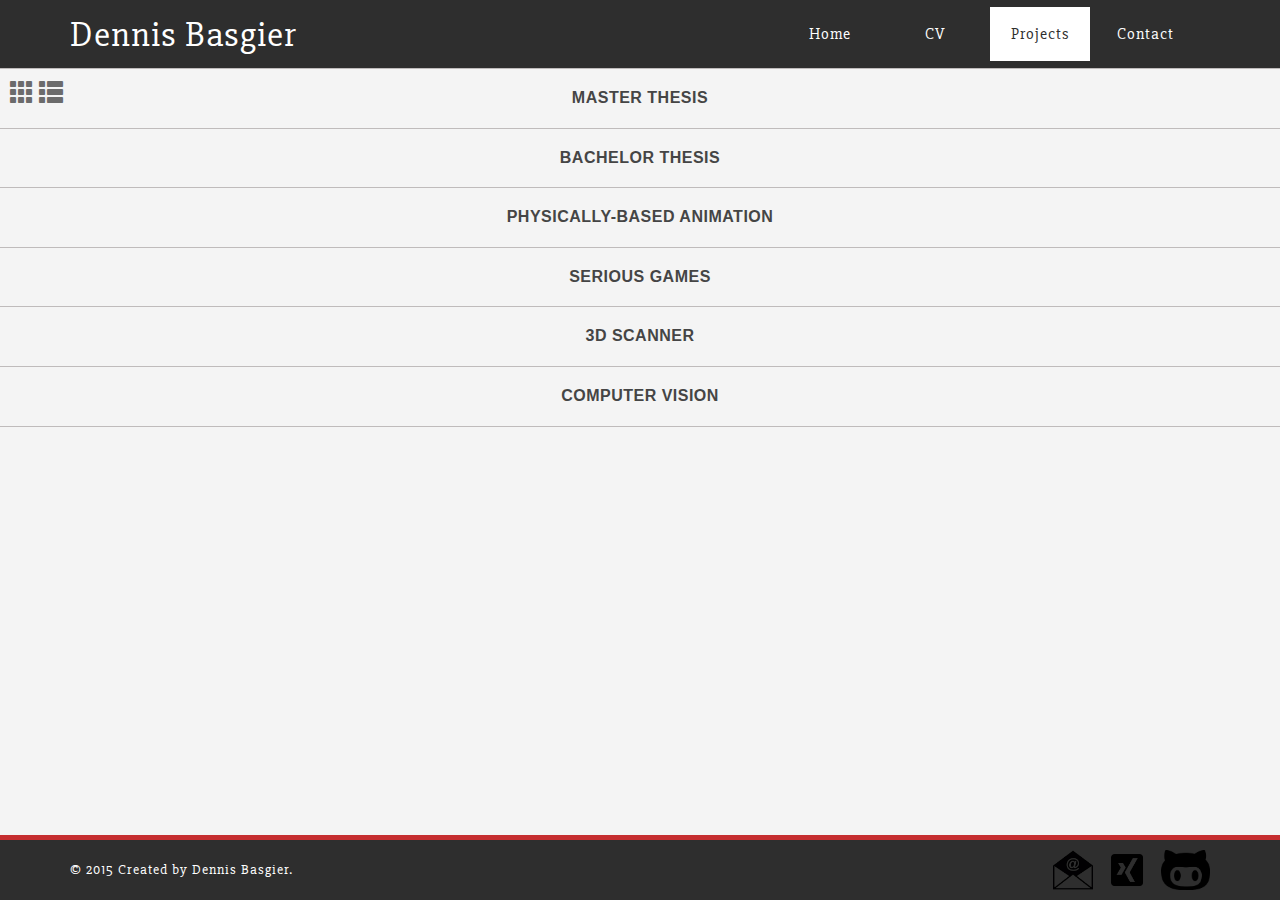
<file: Website/cvstrap/projects_mobile.html>
<!DOCTYPE html>
<html lang="en">


<head>
    <meta charset="UTF-8">
    <meta name="viewport" content="width=device-width, initial-scale=1.0">

    <!-- ===========================
    THEME INFO
    =========================== -->
    <meta name="description"
          content="CV">
    <meta name="keywords"
          content="curriculum vitae, cv, Dennis Basgier">
    <meta name="author" content="Dennis Basgier">

    <!-- ===========================
    SITE TITLE
    =========================== -->
    <title>Dennis Basgier - Personal Web Portal</title>

    <!-- ===========================
    FAVICONS
    =========================== -->
    <link rel="icon" href="img/favicon.png">
    <link rel="apple-touch-icon" sizes="144x144" href="img/apple-touch-icon-ipad-retina.png"/>
    <link rel="apple-touch-icon" sizes="114x114" href="img/apple-touch-icon-iphone-retina.png"/>
    <link rel="apple-touch-icon" sizes="72x72" href="img/apple-touch-icon-ipad.png"/>
    <link rel="apple-touch-icon" sizes="57x57" href="img/apple-touch-icon-iphone.png"/>

    <!-- ===========================
    STYLESHEETS
    =========================== -->
    <link rel="stylesheet" href="bootstrap/css/bootstrap.css">
    <link rel="stylesheet" href="css/style.css">
    <link rel="stylesheet" href="fancybox/jquery.fancybox.css" media="screen"/>


    <!-- ===========================
    FONTS & ICONS
    =========================== -->
    <link href='css/fonts.css?family=Kristi|Alegreya+Sans:300' rel='stylesheet' type='text/css'>
    <link href='https://fonts.googleapis.com/css?family=Slabo+27px' rel='stylesheet' type='text/css'>
    <link href="css/font-awesome.min.css" rel="stylesheet">


    <!--[if IE]>
    <script src="https://cdn.jsdelivr.net/html5shiv/3.7.2/html5shiv.min.js"></script>
    <script src="https://cdn.jsdelivr.net/respond/1.4.2/respond.min.js"></script>
    <![endif]-->
</head>

<body>
<div id="wrap">
    <header id="header">
        <nav class="navbar navbar-inverse">
            <div class="container navbar-container">

                <!-- Brand and toggle get grouped for better mobile display -->
                <div class="navbar-header">
                    <a class="navbar-brand" href="#">Dennis Basgier</a></div>
                <button type="button" class="navbar-toggle" data-toggle="collapse"
                        data-target=".navbar-collapse">
                    <span class="sr-only">Toggle navigation</span>
                    <span class="icon-bar"></span>
                    <span class="icon-bar"></span>
                    <span class="icon-bar"></span>
                </button>


                <!-- Collect the nav links, forms, and other content for toggling -->
                <div class="collapse navbar-collapse" id="bs-example-navbar-collapse-1">

                    <ul class="nav navbar-nav">
                        <li><a href="index.html">Home</a></li>
                        <li><a href="cv.html">CV</a></li>
                        <li class="active"><a href="projects.html">Projects</a></li>
                        <li><a href="contact.html" class="last">Contact<span class="sr-only">(current)</span></a>
                        </li>
                    </ul>
                </div>
                <!-- /.navbar-collapse -->
            </div>
            <!-- /.container-fluid -->
        </nav>
    </header><!--/header-->

    <!-- Projects start -->

    <div id="main">
        <div class="overlay_test">
            <a href="projects.html" style="color:inherit; text-decoration: none;"><span
                    class="glyphicon glyphicon-th"></span></a>
            <a href="projects_mobile.html" style="color:inherit; text-decoration: none;"><span
                    class="glyphicon glyphicon-th-list"></span></a>
        </div>
        <!-- Overlay end-->
        <!-- BSC SPAN-->
        <div class="col-md-12 project_row row_outlined" data-toggle="collapse" data-target="#demo2"><h1>MASTER
            THESIS</h1></div>
        <div class="col-md-12">

            <div id="demo2" class="collapse">
                <div class="row">
                    <div class="col-md-4 col-md-offset-4" style="text-align: center;">
                        <a id="fancyimg" href="img/MA/Phong_Comparison.png"
                           title="Phong Shading enhanced with Ambient Occlusion"><img src="img/MA/Phong_Comparison.png"
                                                                                      alt=""
                                                                                      style="padding-bottom: 20px"/></a>
                        <a id="fancyimg" href="img/MA/RayTracing_Comparison.png"
                           title="Visual Comparison with a Ray Tracing alternative"><img
                                src="img/MA/RayTracing_Comparison.png" alt="" style="padding-bottom: 20px"/></a>
                        <a id="fancyimg" href="img/MA/Voxelization.png"
                           title="Real-Time Voxelization Result. Visualization via direct volume rendering"><img
                                src="img/MA/Voxelization.png" alt="" style="padding-bottom: 20px"/></a>
                        <iframe width="560" height="315" src="https://www.youtube.com/embed/AdF9rW1Utj0" frameborder="0"
                                allowfullscreen style="padding-bottom: 20px"></iframe>
                        <h3>About:</h3>
                        <div class="row" style="text-align: justify;">
                        <p>
                            Ambient occlusion (AO) is a relatively fast way to obtain small scale shadows which help
                            to visually indicate curvature and spatial relationships. The industry standard to calculate
                            this visual phenomenon is
                            screen-space ambient occlusion (SSAO). Although many approaches in screen-space exist, the
                            quality is still inferior to non-local
                            techniques due to systematic errors.
                            <br>
                            This work revisited approximate voxel cone tracing, which is a non-local approach introduced
                            by
                            Crassin et al. in the year 2011. It supports real-time frame rates in semi dynamic scenes,
                            which
                            means, that geometric objects in the scene are previously classified as static or dynamic.
                            The
                            example scenes used by Crassin et al. usually feature a much larger amount of static than
                            dynamic
                            geometry. The goal of this work was to test and adapt the method for ambient occlusion
                            in full dynamic scenes, without distinguishing between static or dynamic geometry. <a
                                href="files/msc_basgier.pdf">(Download)</a>
                            </p>
                            </div>
                    </div>
                </div>
            </div>
        </div>

        <!-- BSC SPAN-->
        <div class="col-md-12 project_row row_outlined" data-toggle="collapse" data-target="#demo"><h1>BACHELOR
            THESIS</h1></div>
        <div class="col-md-12">
            <div id="demo" class="collapse">
                <div class="row">
                    <div class="col-md-4 col-md-offset-4" style="text-align: center;">
                        <a id="fancyimg" href="img/BA/AlgoDetails.png" title="Grid View"><img
                                src="img/BA/AlgoDetails.png" alt="" style="padding-bottom: 30px"></a>
                        <a id="fancyimg" href="img/BA/AlgoGrid.png" title="Clustering + Details on demand"><img
                                src="img/BA/AlgoGrid.png" alt=""/></a>
                        <iframe width="560" height="315" src="https://www.youtube.com/embed/Nw9yt2ctl3A" frameborder="0"
                                allowfullscreen style="padding-bottom: 20px"></iframe>
                        <h3>About:</h3>
                        <div class="row" style="text-align: justify;">
                        <p>
                            The Bachelor-Thesis presents a new interactive system for visual and exploratory
                            analysis
                            of local correspondence in segmentation quality. Segmentations of several samples of
                            one
                            organ are analyzed on the basis of pairwise distances between a reference- and a
                            test- mesh,
                            which is extracted from the organ segmentation. The tool features several views on
                            the data
                            (Coloring, threshold based highlighting, average mesh visualization) and a set of
                            analysis methods (clustering, cluster quality evaluation, dimension reduction) to extract
                            new
                            information,
                            such as reoccurring regions or patterns of low quality segmentation. Segmentation
                            algorithm developer can use the visual information for gaining knowledge on how
                            their
                            algorithms work. This insight can be beneficial to the improvement of the
                            algorithms.
                            The software is optimized for analyzing medical image segmentation, but can also be
                            translated
                            to countless domains, as it simply operates on the extracted mesh data. <a
                                href="files/bsc_Basgier.pdf">(Download)</a>
                            </p>
                            </div>
                    </div>
                </div>
            </div>
        </div>
        <!-- PBA SPAN-->
        <div class="col-md-12 project_row row_outlined" data-toggle="collapse" data-target="#demo3"><h1>Physically-based
            animation</h1></div>
        <div class="col-md-12">
            <div id="demo3" class="collapse">
                <div class="row">
                    <div class="col-md-4 col-md-offset-4" style="text-align: center;">
                        <a id="fancyimg" href="img/PBA/Collision.PNG"
                           title="Soft bodies and cloth colliding with each other"><img src="img/PBA/Collision.PNG"
                                                                                        alt=""
                                                                                        style="padding-bottom: 20px"/></a>
                        <a id="fancyimg" href="img/PBA/HairSim.PNG" title="Hair simulation"><img
                                src="img/PBA/HairSim.PNG" alt="" style="padding-bottom: 20px"/></a>
                        <a id="fancyimg" href="img/PBA/Collision2.PNG" title="Collision of a projectile with cloth"><img
                                src="img/PBA/Collision2.PNG" alt="" style="padding-bottom: 20px"/></a>
                        <h3>About:</h3>
                        <div class="row" style="text-align: justify;">
                        <p>
                            Physically based animation was a course at TU Darmstadt, which was accompanied by several
                            practical projects.
                            In groups of 2-4 students we had to develop our own simulation engine in C++. The subject of
                            study were particle and particle systems,
                            which are the basis of modern smoke or water simulation. Furthermore rigid bodies and
                            multibody systems were discussed. With the theoretical background we programmed several simulations, which covered:
                        <ul>
                            <li>Simulation of a solar system</li>
                            <li>Hair simulation</li>
                            <li>Deformable soft bodies</li>
                            <li>Collision detection</li>
                            <li>Cloth Simulation</li>
                            <li>Mass-spring-systems</li>
                        </ul>
                        </p>
                        </div>
                    </div>
                </div>
            </div>
        </div>

        <!-- SG SPAN-->
        <div class="col-md-12 project_row row_outlined" data-toggle="collapse" data-target="#demo4"><h1>Serious
            Games</h1></div>
        <div class="col-md-12">
            <div id="demo4" class="collapse">
                <div class="row">
                    <div class="col-md-4 col-md-offset-4" style="text-align: center;">
                        <a id="fancyimg" href="img/SG/GUI.png" title="GUI for interactive analysis"><img src="img/SG/GUI.png" alt=""/></a>
                        <a id="fancyimg" href="img/SG/DataStructure.png" title="Mockup of the generic log format"><img
                                src="img/SG/DataStructure.png" alt="" style="padding-top: 20px"/></a>
                        <h3>About:</h3>
                        <div class="row" style="text-align: justify;">
                        <p>
                            Serious Games was a project course at TU Darmstadt. In groups of 2-4 students we had to work
                            on different projects. We chose to create a visual analysis tool in C# for mentoring
                            collaborative
                            multiplayer games. Therefore we created a generic log file format which our software is able
                            to
                            process and then display with the ability to interact with the data. The use case was a game
                            called
                            "Escape from Wilson Island" implemented in unity engine, where 4 players had to work together to survive and build a boat
                            to leave the island.
                        </p>
                        </div>
                    </div>
                </div>
            </div>
        </div>


        <!-- MESO SPAN-->
        <div class="col-md-12 project_row row_outlined" data-toggle="collapse" data-target="#demo5"><h1>3D Scanner</h1></div>
        <div class="col-md-12">
            <div id="demo5" class="collapse">
                <div class="row">
                    <div class="col-md-4 col-md-offset-4" style="text-align: center;">
                        <a id="fancyimg" href="img/Meso/Thumbnail.png" title="3D Scan of a leaf, with texture and without texture"><img src="img/Meso/Thumbnail.png" alt=""/></a>
                        <a id="fancyimg" href="img/Meso/Objects.png" title="3D scan of a coin"><img src="img/Meso/Objects.png" alt="" style="padding-bottom: 50px"/></a>
                        <a id="fancyimg" href="img/Meso/setup.png" title="A draft of the lens-shifting idea and the final implementation"><img src="img/Meso/setup.png" alt="" style="padding-bottom: 20px"/></a>
                        <h3>About:</h3>
                        <div class="row" style="text-align: justify;">
                        <p>
                            The Meso Scanner is a 3D geometry scanner with a higher resolution than most of its commercial competitors in the same price category, due to
                            a unique and novel acquisition technique called lens-shifting. The scanner is based on a classical structured light reconstruction, which already produces accurate results for static objects.
                            However the lateral precision is bound to the projectors pixel resolution, therefore a 1D mechanical lens-shifter extension in the projector light path was installed, which shifts the projected
                            pattern in subpixel scale steps with a granularity of up to 2048 steps per projected pixel. This enhancement opens up new possibilities in depth accuracy and smoothness
                            for the acquired geometry. The results provided a high depth resolution of better than 100 microns, which is exceptional high for the built-in commercial camera and projector.
                        </p>
                        </div>
                    </div>
                </div>
            </div>
        </div>

        <!-- CV SPAN-->
        <div class="col-md-12 project_row row_outlined" data-toggle="collapse" data-target="#demo6"><h1>Computer
            Vision</h1></div>
        <div class="col-md-12">
            <div id="demo6" class="collapse">
                <div class="row">
                    <div class="col-md-4 col-md-offset-4" style="text-align: center;">
                        <a id="fancyimg" href="img/CV/Thumbnail.gif" title="Real-time object Tracking"><img
                                src="img/CV/Thumbnail.gif" alt=""/></a>
                        <a id="fancyimg" href="img/CV/CV21.png" title="Automatic image inpainting"><img
                                src="img/CV/CV21.png" alt=""/></a>
                        <a id="fancyimg" href="img/CV/cv11.png" title="Feature Detection"><img src="img/CV/cv11.png" alt=""style="padding-bottom: 20px"></a>
                        <h3>About:</h3>
                        <div class="row" style="text-align: justify;">
                        <p>
                            Computer Vision I & II are courses at TU Darmstadt with programming exercises for groups of
                            two students.
                            We had to implement classical and modern image processing and computer vision algorithms
                            with Matlab. Our tasks included:
                        <ul>
                            <li>Perform image sharpening with Gaussian and Laplacian image pyramids</li>
                            <li>Detect points of interest in an image by implementing a Harris feature detector</li>
                            <li>Classify images with a bag of visual words approach</li>
                            <li>Realize image denoising and in-painting with Markov random fields</li>
                            <li>Track a moving object in a video using Kalman filter</li>
                        </ul>
                        </p>
                        </div>
                    </div>
                </div>
            </div>
        </div>
        <!-- Dummy Row for border-->
        <div class="col-md-12 project_row row_outlined"></div>
    </div>
    <!-- Projects end -->
</div>

<!-- ===========================
FOOTER
=========================== -->
<footer class="footer">
    <div class="container">
        <div class="row vertical-align">
            <div class="col-sm-8 pull-left">
                &copy; 2015 Created by Dennis Basgier.
            </div>
            <div class="col-md-4 col-sm-4 text-right">
                <a href="contact.html"><img class="footer-image" src="img/Email_icon.png" title="Email"></span></a>
                <a target="_blank" href="https://www.xing.com/profile/Dennis_Basgier"><img class="footer-image" src="img/xing_icon.png" title="Xing"></span></a>
                <a target="_blank" href="https://github.com/ChozoMaster/Render_Chamber"><img class="footer-image" src="img/github_icon.png" title="Github"></span></a>
            </div>
        </div>
    </div>
</footer><!--/#footer-->
</body>


</body>
<script src="js/jquery.min.js"></script>
<script src="bootstrap/js/bootstrap.js"></script>
<script src="js/jquery.nicescroll.min.js"></script>
<script src="fancybox/jquery.fancybox.js"></script>
<script>
    $(document).ready(function() {
        $("#fancyimg").fancybox({
            helpers: {
                title: {
                    type: 'float'
                }
            }
        });
    });
</script>
<!-- ===========================
     REMOVE VIEW TOGGLE FOR MOBILE DEVICEs
=========================== -->
<script>
    $(document).ready(function() {
        var $width = $( window ).width();
        if($width < 1000 || /Android|webOS|iPhone|iPad|iPod|BlackBerry|IEMobile|Opera Mini/i.test(navigator.userAgent)) {
            $(".overlay_test").remove();
        }
    });
</script>

</html>
</file>
<file: Website/cvstrap/css/style.css>
html,body {
    background: #f4f4f4;
    color: #6b6b6b;
    font-family: 'Slabo 27px', serif;
    letter-spacing: 1.0px;
    height: 100%;
}

a[href $='.pdf'] {
    padding-right: 18px;
    background: transparent url('../img/pdf_icon.gif') no-repeat center right;
}

body:before {
    content:"";
    height:100%;
    float:left;
    width:0;
    margin-top:-32767px;/
}

img {
    max-width: 100%
}

.propic {
    border-radius: 10px;
}

hr {
    margin: 40px 0;
}

h1 {
    font-size: 2em;
    font-weight: bolder;
    text-transform: uppercase;
    color: #000;
    margin: 0;
}

h2 {
    font-size: 1.3em;
    background: #fcfcfc;
    padding: 10px;
}

h3 {
    font-size: 1.4em;
    text-transform: uppercase;
    color: #000;
    margin-top: 0;
}

h4 {
    margin: 15px 0 0;
}

p,
a {
    line-height: 1.7em;
    font-weight: lighter;
    letter-spacing: 1px;
    font-size: 16px;
}

li {
    padding: 7px 0;
}

.dl-share .btn {
    min-width: 120px;
}



.signature {
    font-family: 'Youngranger';
    /*font-family: 'Kristi', cursive;*/
    color: #000000;
    font-size: 3.5em;
    margin-top: 20px;
}

.social {
    margin-right: 7px;
}

.btn .fa {
    margin-right: 10px;
}

.secicon.fa {
    font-size: 28px;
    color: #000;
    margin-right: 10px;
}

.sub {
    margin-bottom: 15px;
}

.award {
    padding-top: 20px;
}

blockquote {
    font-size: 1em;
    padding: 0 15px;
    margin: 30px 0;
}

.mainleft {
    padding-right: 30px;
}

.testimonials img {
    width: 60px;
    height: 60px;
    border-radius: 50%;
    float: left;
    margin-right: 15px;
    margin-top: -10px;
    border: 1px solid #ededed;
}

.year,
.share {
    text-align: right;
}

/*  Home/portfolio  */
.main .projects{
    display: block;
    width: 33.33333333333333%;
    height: auto;
    float: left;
    position: relative;
    overflow: hidden;
}

.main .projects .media{
    width: 100%;
    vertical-align: middle;
    text-align: center;
}

.main .projects .caption{
    position: absolute;
    display: block;
    width: 100%;
    height: 100%;
    top: 0;
    left: 0;
    background: #ffffff;
    opacity: 0;
}


.main .projects a:hover .caption{
    opacity: 0.8;
}


.projects .caption .work_title{
    display: block;
    width: 100%;
    position: absolute;
    text-align: center;
    top: 50%;
    margin-top: -40px;
}


.main .projects .caption h1{
    position: relative;
    display: inline-block;
    max-width: 90%;
    padding: 20px 0;
    z-index: 77;
    color: #454545;
    font-family: "raleway-regular", arial;
    font-size: 16px;
    letter-spacing: .5px;
    border-bottom: 1px solid #bfbbbb;
    border-top: 1px solid #bfbbbb;
}

#padded-content{
    padding-top: 25px;
    padding-bottom: 25px;
}
/***********************
********* Utility ******
************************/
#wrap {
    min-height: 100%;
}

#main {
    overflow:auto;
    padding-bottom: 65px; /* must be same height as the footer */
}

.inner{
   border-bottom:  1px solid #bfbbbb;
}
/***********************
********* Footer ******
************************/

.footer {
    position: relative;
    height: 65px;
    margin-top: -65px; /* negative value of footer height */
    clear:both;
    padding-top:10px;
    padding-bottom: 10px;
    color: #fff;
    background: #2e2e2e;
    border-top: 5px solid #C52D2F;

}

#footer a {
    color: #fff;
}

#footer a:hover {
    color: #c52d2f;
}

#footer ul {
    list-style: none;
    padding: 0;
    margin: 0;
}

#footer ul > li {
    display: inline-block;
    margin-left: 15px;
}

.footer .footer_text {
    display: inline-block;
    vertical-align: middle;
    float: none;
}
.footer .footer-image {
    height: 40px;
    color:inherit;
    text-decoration: none;
    padding-left: 10px;
}

.vertical-align {
    display: flex;
    align-items: center;
}
/***********************
********* Nav-bar ******
************************/
.navbar {
    border-radius: 0;
    margin-bottom: 0;
    background: #151515;
    padding-bottom: 0;
}


.navbar-nav>li{
    margin-left: 5px;
}

.navbar-inverse .navbar-nav > li > a {
    min-width: 100px;
    padding: 15px 20px;
    margin: 0;
    border-radius: 0px;
    color: #fff;
    line-height: 24px;
    display: inline-block;
    text-align: center;
    transition:color 0.5s ease;
}

.navbar-inverse .navbar-nav > li > a:hover{
    background-color: #fff;
    color: #2e2e2e;
    transition:all 0.5s ease;
}

.navbar-inverse {
    border: none;
    background: #2e2e2e;
    transition:color 0.5s ease;
}

.navbar-inverse .navbar-brand {
    font-size: 36px;
    line-height: 40px;
    color: #fff;
}

.navbar-inverse .navbar-nav > .active > a,
.navbar-inverse .navbar-nav > .active > a:hover,
.navbar-inverse .navbar-nav > .active > a:focus,
.navbar-inverse .navbar-nav > .open > a,
.navbar-inverse .navbar-nav > .open > a:hover,
.navbar-inverse .navbar-nav > .open > a:focus {
    background-color: #fff;
    color: #2e2e2e;
    transition:all 0.3s ease;
}

.navbar-inverse .navbar-nav .dropdown-menu {
    background-color: rgba(0,0,0,.85);
    -webkit-box-shadow: 0 3px 8px rgba(0, 0, 0, 0.125);
    -moz-box-shadow: 0 3px 8px rgba(0, 0, 0, 0.125);
    box-shadow: 0 3px 8px rgba(0, 0, 0, 0.125);
    border: 0;
    padding: 0;
    margin-top: 0;
    border-top: 0;
    border-radius: 0;
    left: 0;
}

.navbar-inverse .navbar-nav .dropdown-menu:before{
    position: absolute;
    top:0;
}

.navbar-inverse .navbar-nav .dropdown-menu > li > a {
    padding: 0px 0px;
    color: #fff;
}

.navbar-inverse .navbar-nav .dropdown-menu > li:hover > a,
.navbar-inverse .navbar-nav .dropdown-menu > li:focus > a,
.navbar-inverse .navbar-nav .dropdown-menu > li.active > a {
    background-color: #c52d2f;
    color: #fff;
}

.navbar-inverse .navbar-nav .dropdown-menu > li:last-child > a {
    border-radius: 0 0 3px 3px;
}

.navbar-inverse .navbar-nav .dropdown-menu > li.divider {
    background-color: transparent;
}

.navbar-inverse .navbar-collapse,
.navbar-inverse .navbar-form {
    border-top: 0;
    padding-bottom: 0;
    float: right;
}

@media (max-width: 768px){
    .navbar-inverse .navbar-collapse  {
        float: left;
    }
}
/***********************
********* Progress-Bar ******
************************/

.progress-bar-red{
    background-color: #c52d2f;
}

.progress-bar-green{
    background-color: #49c555;
}

.progress-bar-yellow{
    background-color: #c5c160;
}

/***********************
********* Projects_small ******
************************/




 .project_row{
    width: 100%;
    position: relative;
    text-align: center;
}

.project_row p{
    text-align: justify;
    padding-bottom: 20px;
}

.project_row:hover{
    opacity: 1.0;
    cursor: pointer;
}

.project_row h1{
    position: relative;
    display: inline-block;
    max-width: 90%;
    padding: 20px 0;
    z-index: 77;
    color: #454545;
    font-family: "raleway-regular", arial;
    font-size: 16px;
    letter-spacing: .5px;
}

/***********************
********* CUSTOM BOOTSTRAP ******
************************/
.row_outlined{
    border-top: 1px solid #bfbbbb;
}

iframe{
    margin-top: 50px;
    margin-bottom: 50px;
}
span.glyphicon-th {
    font-size: 1.5em;
}

span.glyphicon-th-list {
    font-size: 1.5em;
}
/***********************
********* Overlays ******
************************/
.overlay_test{
    position: relative;
    top: 10px;
    left: 10px;
    width: 60px;
    height: 0px;
    z-index: 10;
}

/***********************
********* Contact Forms ******
************************/
input[type="text"], input[type="email"], textarea, .form-input {
    width: 100%;
    padding: 10px;
    color: #000;
    background-color: #EEE;
    border: 1px solid #454545;
    margin: 0 0 30px 0;
    -moz-box-shadow: transparent 0px 0px 3px;
    -webkit-box-shadow: transparent 0px 0px 3px;
    box-shadow: transparent 0px 0px 3px;
}

.contact-title {
    font-weight: 600;
    font-size: 30px;
    padding-bottom: 10px;
    padding-left: 10px;
    border-bottom: 1px solid #dbdbdb;
    margin: 0 0 90px 0;
    width: 100%;
}

.contact-title.left {
    text-align: left;
}
input[type="submit"], .main-button {
    border: none;
    display: inline-block;
    background-color: #454545;
    color: white;
    padding: 12px 20px;
    font-family: "Open Sans", Helvetica, Arial, Heveltica Neue, sans-serif;
    font-size: 14px;
    font-weight: bold;
    box-sizing: border-box;
}

.contact-info ul li i {
    margin-left: 20px;
}

.contact-info ul {
    list-style-type: none;
}

#contact-icon{
    padding-right: 10px;
    padding-left: 10px;
    padding-top: 10px;
    width: 80px;
}

/***********************
********* CV Stylez ******
************************/
.cv-details{
}
.cv-details span {
    cursor: pointer;

}
.cv-details span:hover {
    color: red;
}

.cv-container{
    margin-top: 25px;
    border-top: 2px solid #bfbbbb;
}

/***********************
********* Tooltips ******
************************/
[data-tooltip] {
    display: inline-block;
    position: relative;
    cursor: help;
    padding: 4px;
}
/* Tooltip styling */
[data-tooltip]:before {
    content: attr(data-tooltip);
    display: none;
    position: absolute;
    background: #f1e3a2;
    color: #454545;
    padding: 4px 8px;
    font-size: 14px;
    line-height: 1.4;
    min-width: 500px;
    text-align: left;
    border-radius: 4px;
}
/* Dynamic horizontal centering */
[data-tooltip-position="top"]:before,
[data-tooltip-position="bottom"]:before {
    left: 50%;
    -ms-transform: translateX(-50%);
    -moz-transform: translateX(-50%);
    -webkit-transform: translateX(-50%);
    transform: translateX(-50%);
}
/* Dynamic vertical centering */
[data-tooltip-position="right"]:before,
[data-tooltip-position="left"]:before {
    top: 50%;
    -ms-transform: translateY(-50%);
    -moz-transform: translateY(-50%);
    -webkit-transform: translateY(-50%);
    transform: translateY(-50%);
}
[data-tooltip-position="top"]:before {
    bottom: 100%;
    margin-bottom: 6px;
}
[data-tooltip-position="right"]:before {
    left: 100%;
    margin-left: 6px;
}
[data-tooltip-position="bottom"]:before {
    top: 100%;
    margin-top: 6px;
}
[data-tooltip-position="left"]:before {
    right: 100%;
    margin-right: 6px;
}

/* Tooltip arrow styling/placement */
[data-tooltip]:after {
    content: '';
    display: none;
    position: absolute;
    width: 0;
    height: 0;
    border-color: transparent;
    border-style: solid;
}
/* Dynamic horizontal centering for the tooltip */
[data-tooltip-position="top"]:after,
[data-tooltip-position="bottom"]:after {
    left: 50%;
    margin-left: -6px;
}
/* Dynamic vertical centering for the tooltip */
[data-tooltip-position="right"]:after,
[data-tooltip-position="left"]:after {
    top: 50%;
    margin-top: -6px;
}
[data-tooltip-position="top"]:after {
    bottom: 100%;
    border-width: 6px 6px 0;
    border-top-color: #000;
}
[data-tooltip-position="right"]:after {
    left: 100%;
    border-width: 6px 6px 6px 0;
    border-right-color: #000;
}
[data-tooltip-position="bottom"]:after {
    top: 100%;
    border-width: 0 6px 6px;
    border-bottom-color: #000;
}
[data-tooltip-position="left"]:after {
    right: 100%;
    border-width: 6px 0 6px 6px;
    border-left-color: #000;
}
/* Show the tooltip when hovering */
[data-tooltip]:hover:before,
[data-tooltip]:hover:after {
    display: block;
    z-index: 50;
}
</file>
<file: Website/cvstrap/css/responsive.css>
@media only screen and (max-width: 980px) {
    .dl-share {
        display: none;
    }
    
    .year {
        text-align: left;
    }
}

@media only screen and (max-width: 800px) {
    body {
        padding-bottom: 10px;
    }
    .container {
        margin-top: 10px;
        margin-bottom: 30px;
    }
}

@media only screen and (max-width: 640px) {
    .container {
        padding: 20px;
    }
    h1 {
        margin-top: 20px;
    }
    .propic {
        border-radius: 0;
    }
    .list-unstyled li {
        border-bottom: 1px solid #fcfcfc;
        padding: 15px 0;
    }
    .firsthr {
        visibility: hidden;
    }
    .secicon.fa {
        margin: 10px 0;
    }
    .year,
    .mobmid {
        text-align: center;
    }
}

@media only screen and (width: 480px) {
    footer{
        padding: 0 100px;
    }
}

@media only screen and (max-width: 360px) {
    footer{
        padding: 0 15px;
    }
}
</file>
<file: Website/cvstrap/css/fonts.css>
/* vietnamese */
@font-face {
  font-family: 'Alegreya Sans';
  font-style: normal;
  font-weight: 300;
  src: local('Alegreya Sans Light'), local('AlegreyaSans-Light'), url(http://fonts.gstatic.com/s/alegreyasans/v3/11EDm-lum6tskJMBbdy9ac9SaW3tdaDfN7YJZ539VCk.woff2) format('woff2');
  unicode-range: U+0102-0103, U+1EA0-1EF1, U+20AB;
}
/* latin-ext */
@font-face {
  font-family: 'Alegreya Sans';
  font-style: normal;
  font-weight: 300;
  src: local('Alegreya Sans Light'), local('AlegreyaSans-Light'), url(http://fonts.gstatic.com/s/alegreyasans/v3/11EDm-lum6tskJMBbdy9abP5YdNLbv2Ph7c-yN9iHnU.woff2) format('woff2');
  unicode-range: U+0100-024F, U+1E00-1EFF, U+20A0-20AB, U+20AD-20CF, U+2C60-2C7F, U+A720-A7FF;
}
/* latin */
@font-face {
  font-family: 'Alegreya Sans';
  font-style: normal;
  font-weight: 300;
  src: local('Alegreya Sans Light'), local('AlegreyaSans-Light'), url(http://fonts.gstatic.com/s/alegreyasans/v3/11EDm-lum6tskJMBbdy9aeNC-0xib1SK7Oln1iLdt4o.woff2) format('woff2');
  unicode-range: U+0000-00FF, U+0131, U+0152-0153, U+02C6, U+02DA, U+02DC, U+2000-206F, U+2074, U+20AC, U+2212, U+2215, U+E0FF, U+EFFD, U+F000;
}
/* latin */
@font-face {
  font-family: 'Kristi';
  font-style: normal;
  font-weight: 400;
  src: local('Kristi'), url(http://fonts.gstatic.com/s/kristi/v7/xbewG8OIQ1-9CYdW4rDqlA.woff2) format('woff2');
  unicode-range: U+0000-00FF, U+0131, U+0152-0153, U+02C6, U+02DA, U+02DC, U+2000-206F, U+2074, U+20AC, U+2212, U+2215, U+E0FF, U+EFFD, U+F000;
}
/* latin */
@font-face {
  font-family: 'Youngranger';
  font-style: normal;
  font-weight: 400;
  src: local('Youngranger'), url(YoungRanger.ttf) format('woff2');
  unicode-range: U+0000-00FF, U+0131, U+0152-0153, U+02C6, U+02DA, U+02DC, U+2000-206F, U+2074, U+20AC, U+2212, U+2215, U+E0FF, U+EFFD, U+F000;
}
@font-face {
  font-family: 'Fjord One', serif;
}
@font-face {
  font-family: 'Amaranth', sans-serif;
}
</file>
